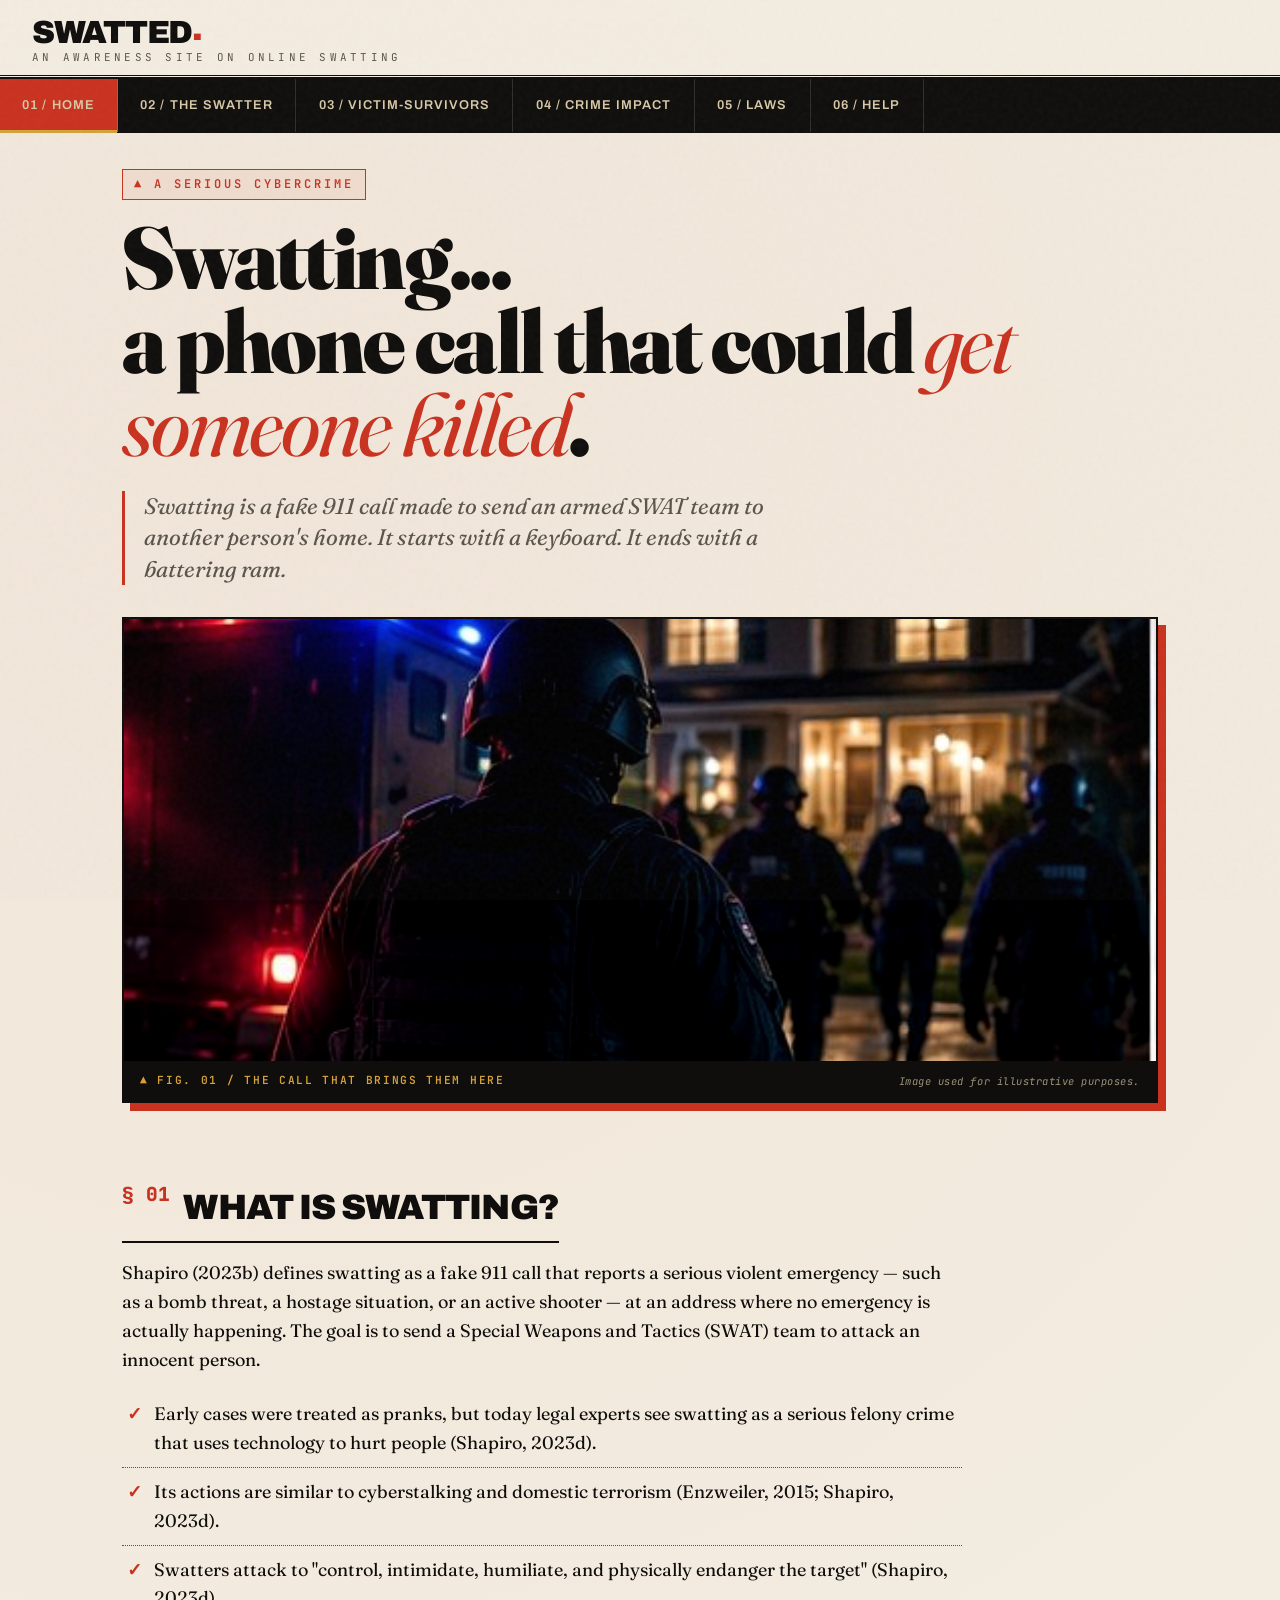
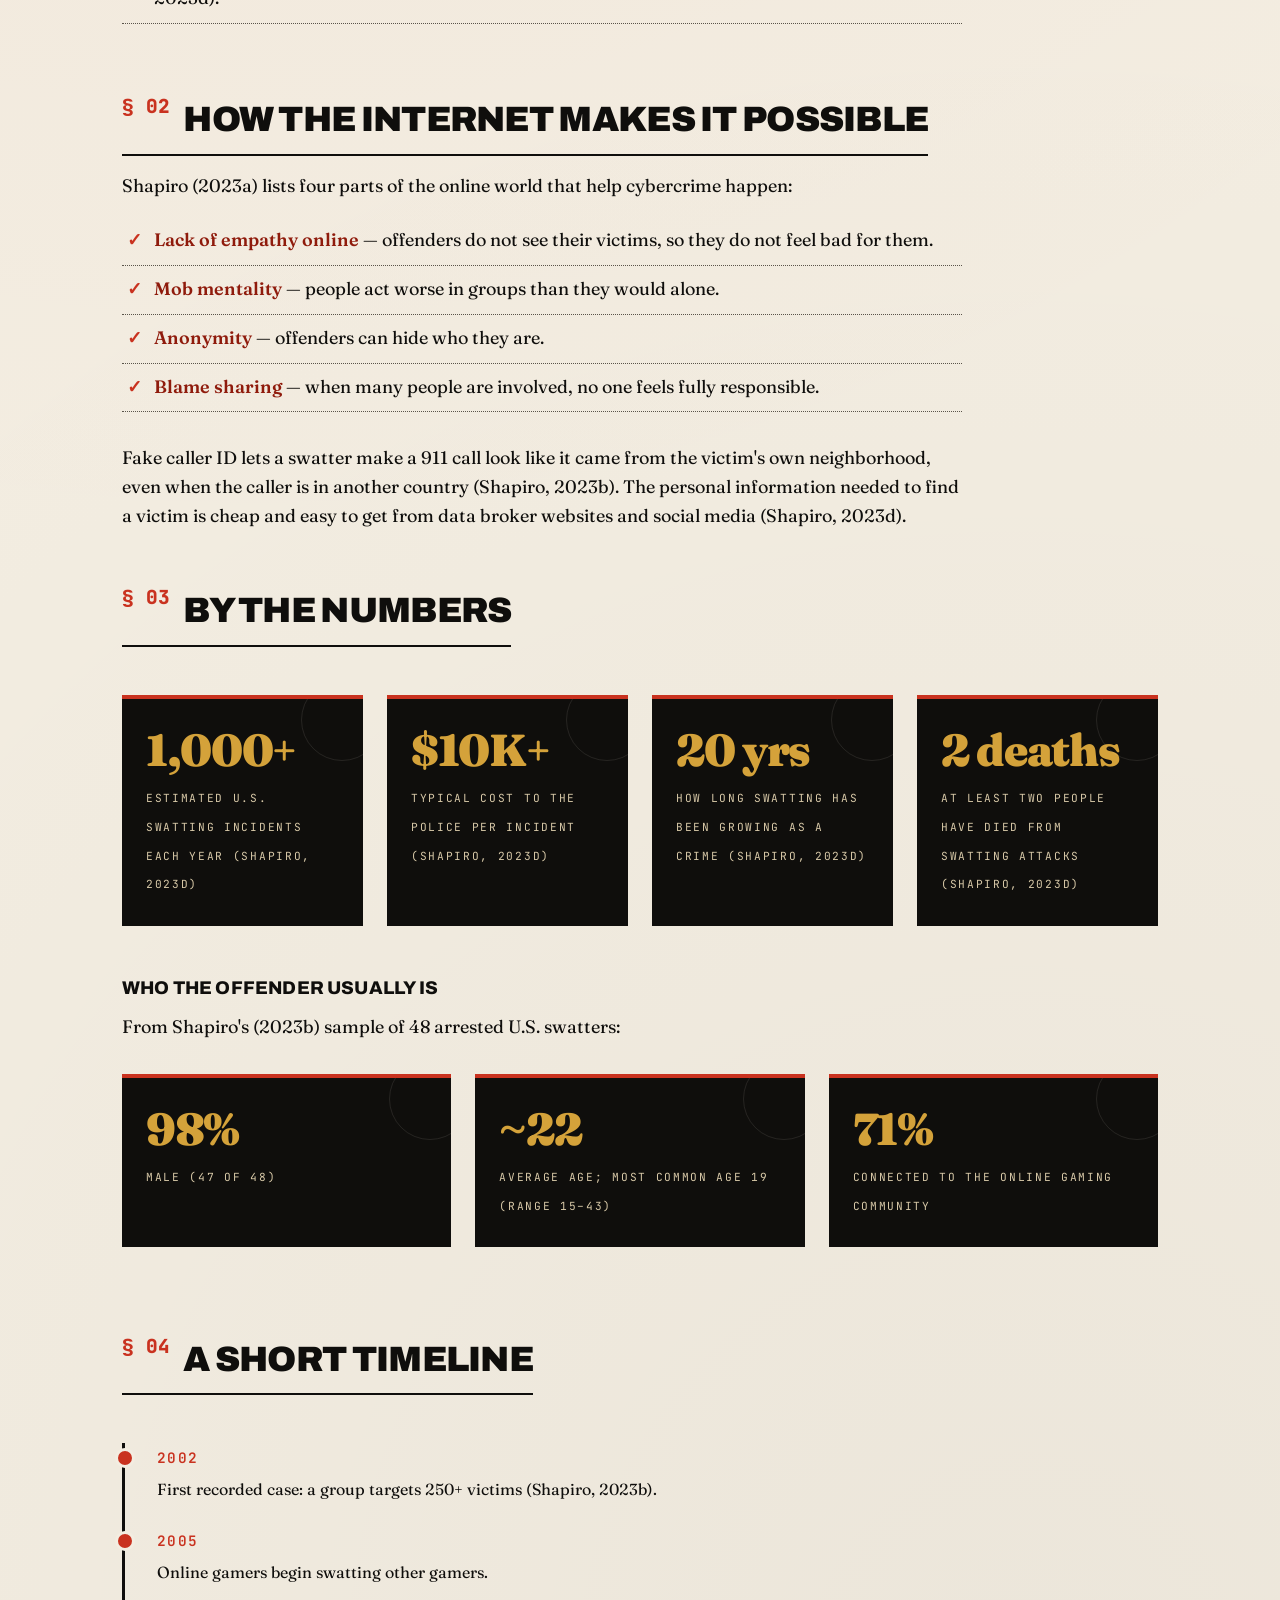
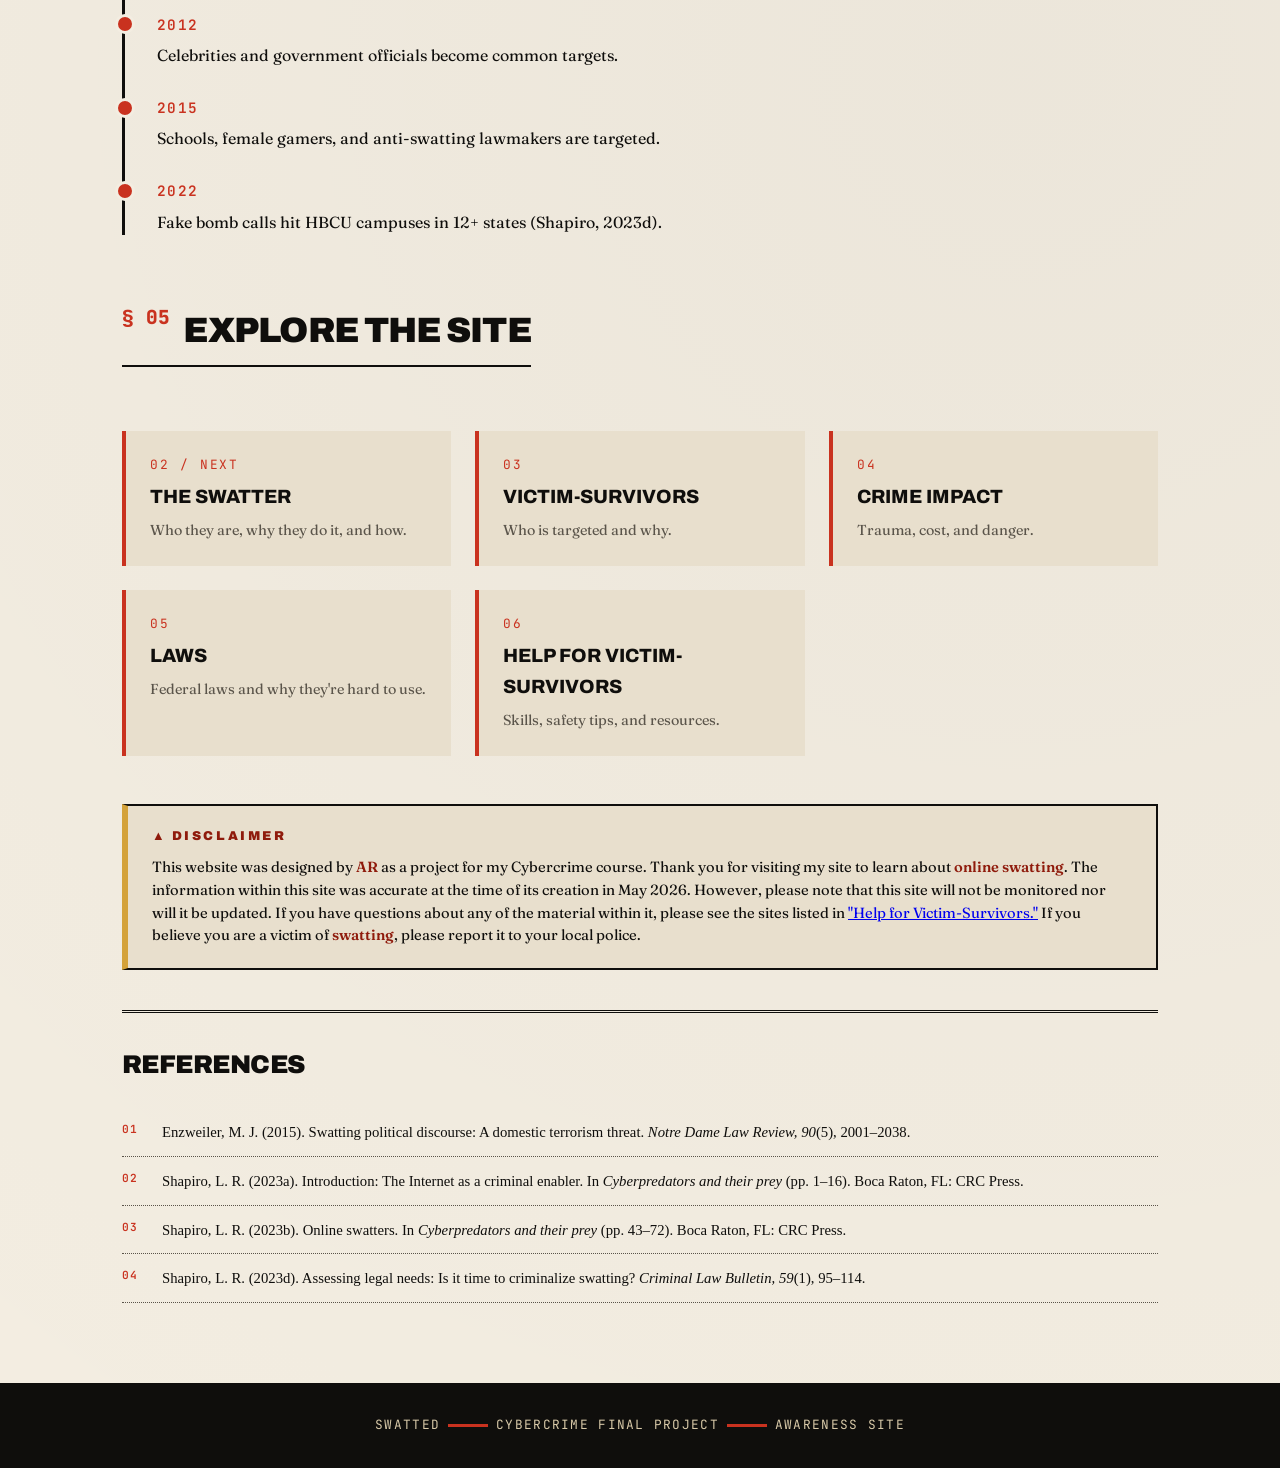
<file: index.html>
<!DOCTYPE html>
<html lang="en">
<head>
<meta charset="UTF-8">
<meta name="viewport" content="width=device-width, initial-scale=1.0">
<title>SWATTED — An Awareness Site on Online Swatting</title>
<link rel="stylesheet" href="styles.css">
</head>
<body>

<header class="masthead">
  <div class="masthead-inner">
    <a href="index.html" class="logo">
      SWATTED<span class="dot">.</span>
      <span class="sub">An awareness site on online swatting</span>
    </a>
  </div>
</header>

<nav class="nav">
  <div class="nav-inner">
    <a href="index.html" class="active">01 / Home</a>
    <a href="swatter.html">02 / The Swatter</a>
    <a href="victims.html">03 / Victim-Survivors</a>
    <a href="impact.html">04 / Crime Impact</a>
    <a href="laws.html">05 / Laws</a>
    <a href="help.html">06 / Help</a>
  </div>
</nav>

<main>

<span class="kicker">▲ A Serious Cybercrime</span>
<h1>Swatting...<br>a phone call that could <em>get someone killed</em>.</h1>
<p class="deck">Swatting is a fake 911 call made to send an armed SWAT team to another person's home. It starts with a keyboard. It ends with a battering ram.</p>

<figure class="hero">
  <img class="hero-art" src="hero-home.png" alt="SWAT officers arriving at a suburban home at night, red and blue lights flashing">
  <figcaption class="hero-caption">
    <span class="tag">▲ FIG. 01 / THE CALL THAT BRINGS THEM HERE</span>
    <span class="note">Image used for illustrative purposes.</span>
  </figcaption>
</figure>

<h2><span class="num">§ 01</span> What Is Swatting?</h2>

<p>Shapiro (2023b) defines swatting as a fake 911 call that reports a serious violent emergency — such as a bomb threat, a hostage situation, or an active shooter — at an address where no emergency is actually happening. The goal is to send a Special Weapons and Tactics (SWAT) team to attack an innocent person.</p>

<ul class="check">
  <li>Early cases were treated as pranks, but today legal experts see swatting as a serious felony crime that uses technology to hurt people (Shapiro, 2023d).</li>
  <li>Its actions are similar to cyberstalking and domestic terrorism (Enzweiler, 2015; Shapiro, 2023d).</li>
  <li>Swatters attack to "control, intimidate, humiliate, and physically endanger the target" (Shapiro, 2023d).</li>
</ul>

<h2><span class="num">§ 02</span> How the Internet Makes It Possible</h2>

<p>Shapiro (2023a) lists four parts of the online world that help cybercrime happen:</p>

<ul class="check">
  <li><strong>Lack of empathy online</strong> — offenders do not see their victims, so they do not feel bad for them.</li>
  <li><strong>Mob mentality</strong> — people act worse in groups than they would alone.</li>
  <li><strong>Anonymity</strong> — offenders can hide who they are.</li>
  <li><strong>Blame sharing</strong> — when many people are involved, no one feels fully responsible.</li>
</ul>

<p>Fake caller ID lets a swatter make a 911 call look like it came from the victim's own neighborhood, even when the caller is in another country (Shapiro, 2023b). The personal information needed to find a victim is cheap and easy to get from data broker websites and social media (Shapiro, 2023d).</p>

<h2><span class="num">§ 03</span> By the Numbers</h2>

<div class="stat-grid">
  <div class="stat">
    <span class="num">1,000+</span>
    <span class="label">Estimated U.S. swatting incidents each year (Shapiro, 2023d)</span>
  </div>
  <div class="stat">
    <span class="num">$10K+</span>
    <span class="label">Typical cost to the police per incident (Shapiro, 2023d)</span>
  </div>
  <div class="stat">
    <span class="num">20 yrs</span>
    <span class="label">How long swatting has been growing as a crime (Shapiro, 2023d)</span>
  </div>
  <div class="stat">
    <span class="num">2 deaths</span>
    <span class="label">At least two people have died from swatting attacks (Shapiro, 2023d)</span>
  </div>
</div>

<h3>Who the Offender Usually Is</h3>

<p>From Shapiro's (2023b) sample of 48 arrested U.S. swatters:</p>

<div class="stat-grid">
  <div class="stat">
    <span class="num">98%</span>
    <span class="label">Male (47 of 48)</span>
  </div>
  <div class="stat">
    <span class="num">~22</span>
    <span class="label">Average age; most common age 19 (range 15–43)</span>
  </div>
  <div class="stat">
    <span class="num">71%</span>
    <span class="label">Connected to the online gaming community</span>
  </div>
</div>

<h2><span class="num">§ 04</span> A Short Timeline</h2>

<div class="timeline">
  <div class="timeline-item">
    <span class="year">2002</span>
    <div class="event">First recorded case: a group targets 250+ victims (Shapiro, 2023b).</div>
  </div>
  <div class="timeline-item">
    <span class="year">2005</span>
    <div class="event">Online gamers begin swatting other gamers.</div>
  </div>
  <div class="timeline-item">
    <span class="year">2012</span>
    <div class="event">Celebrities and government officials become common targets.</div>
  </div>
  <div class="timeline-item">
    <span class="year">2015</span>
    <div class="event">Schools, female gamers, and anti-swatting lawmakers are targeted.</div>
  </div>
  <div class="timeline-item">
    <span class="year">2022</span>
    <div class="event">Fake bomb calls hit HBCU campuses in 12+ states (Shapiro, 2023d).</div>
  </div>
</div>

<h2><span class="num">§ 05</span> Explore the Site</h2>

<div class="tab-intro">
  <a href="swatter.html">
    <span class="tab-num">02 / NEXT</span>
    <div class="tab-title">The Swatter</div>
    <div class="tab-desc">Who they are, why they do it, and how.</div>
  </a>
  <a href="victims.html">
    <span class="tab-num">03</span>
    <div class="tab-title">Victim-Survivors</div>
    <div class="tab-desc">Who is targeted and why.</div>
  </a>
  <a href="impact.html">
    <span class="tab-num">04</span>
    <div class="tab-title">Crime Impact</div>
    <div class="tab-desc">Trauma, cost, and danger.</div>
  </a>
  <a href="laws.html">
    <span class="tab-num">05</span>
    <div class="tab-title">Laws</div>
    <div class="tab-desc">Federal laws and why they're hard to use.</div>
  </a>
  <a href="help.html">
    <span class="tab-num">06</span>
    <div class="tab-title">Help for Victim-Survivors</div>
    <div class="tab-desc">Skills, safety tips, and resources.</div>
  </a>
</div>

<aside class="disclaimer">
  <h4>▲ Disclaimer</h4>
  <p>This website was designed by <strong>AR</strong> as a project for my Cybercrime course. Thank you for visiting my site to learn about <strong>online swatting</strong>. The information within this site was accurate at the time of its creation in May 2026. However, please note that this site will not be monitored nor will it be updated. If you have questions about any of the material within it, please see the sites listed in <a href="help.html">"Help for Victim-Survivors."</a> If you believe you are a victim of <strong>swatting</strong>, please report it to your local police.</p>
</aside>

<section class="references">
  <h2>References</h2>
  <ol>
    <li>Enzweiler, M. J. (2015). Swatting political discourse: A domestic terrorism threat. <em>Notre Dame Law Review, 90</em>(5), 2001–2038.</li>
    <li>Shapiro, L. R. (2023a). Introduction: The Internet as a criminal enabler. In <em>Cyberpredators and their prey</em> (pp. 1–16). Boca Raton, FL: CRC Press.</li>
    <li>Shapiro, L. R. (2023b). Online swatters. In <em>Cyberpredators and their prey</em> (pp. 43–72). Boca Raton, FL: CRC Press.</li>
    <li>Shapiro, L. R. (2023d). Assessing legal needs: Is it time to criminalize swatting? <em>Criminal Law Bulletin, 59</em>(1), 95–114.</li>
  </ol>
</section>
</main>

<footer>
  SWATTED<span class="bar"></span>CYBERCRIME FINAL PROJECT<span class="bar"></span>AWARENESS SITE
</footer>

</body>
</html>
</file>
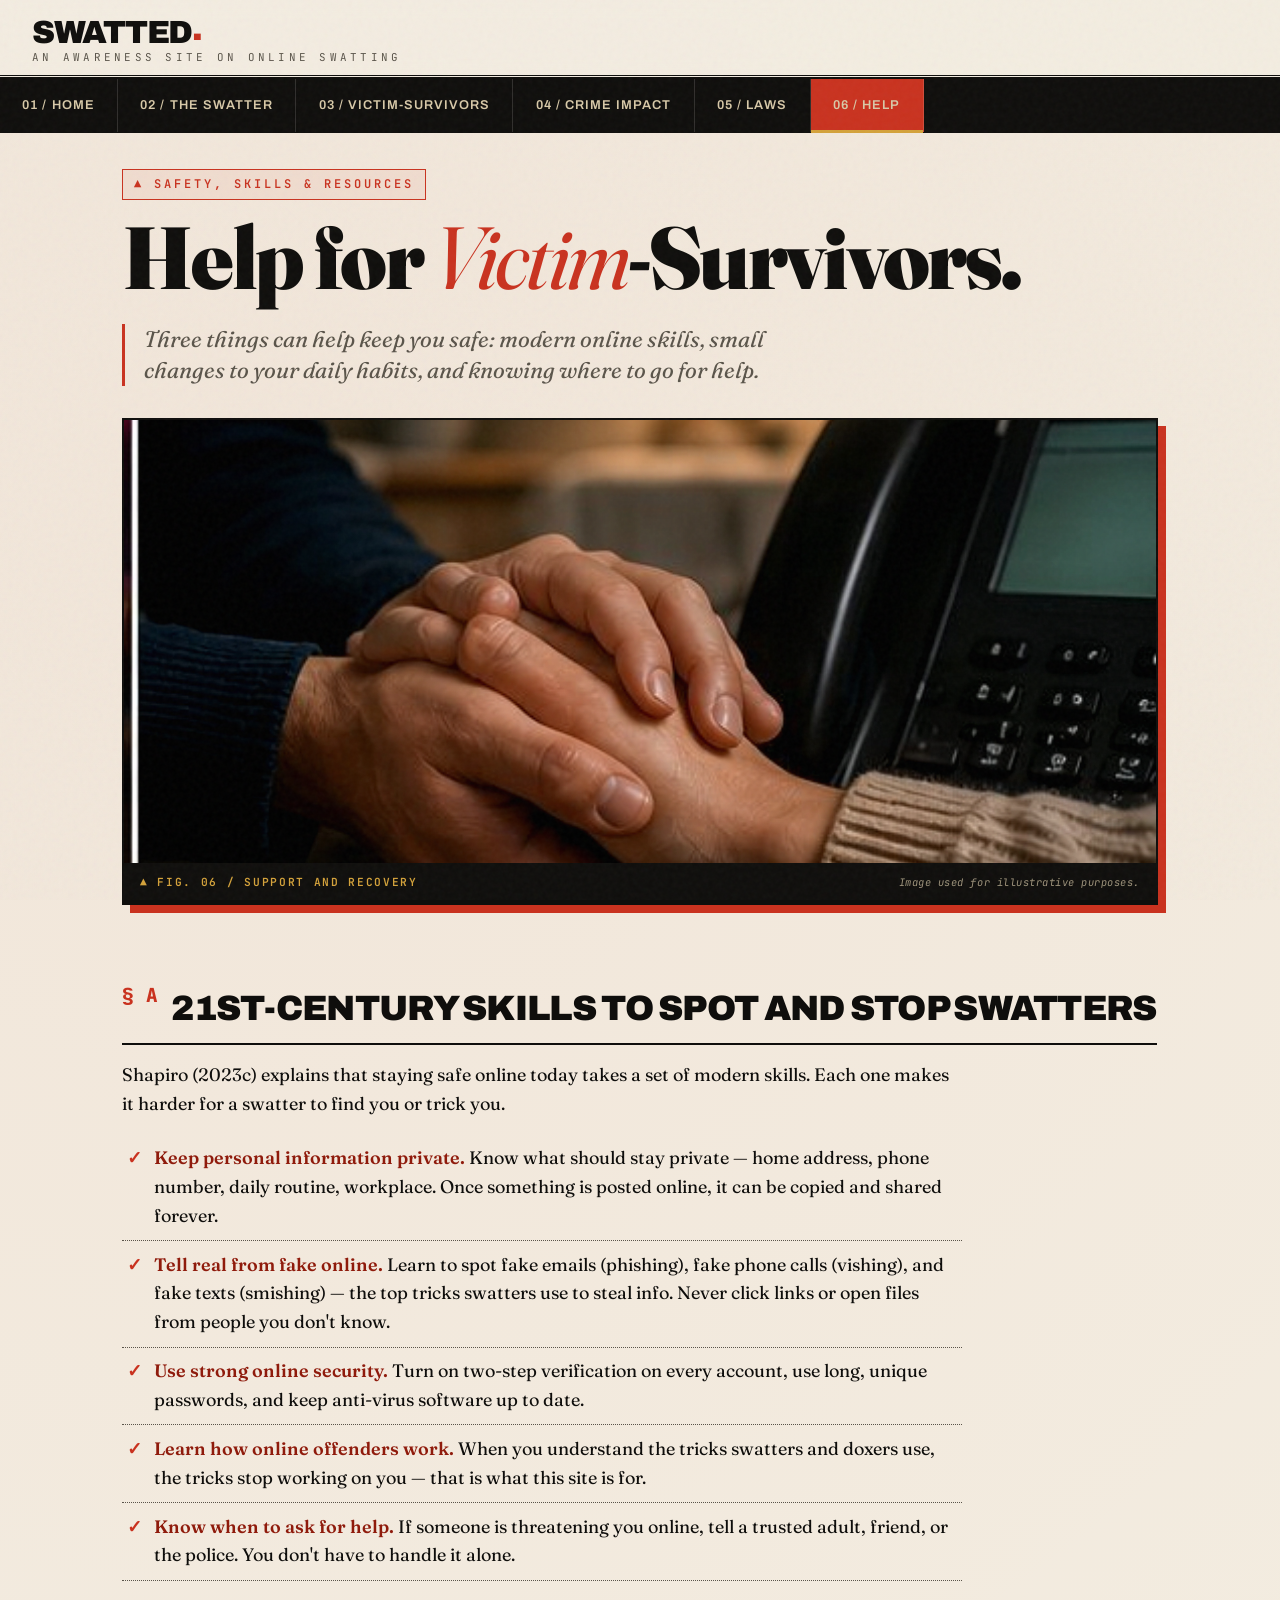
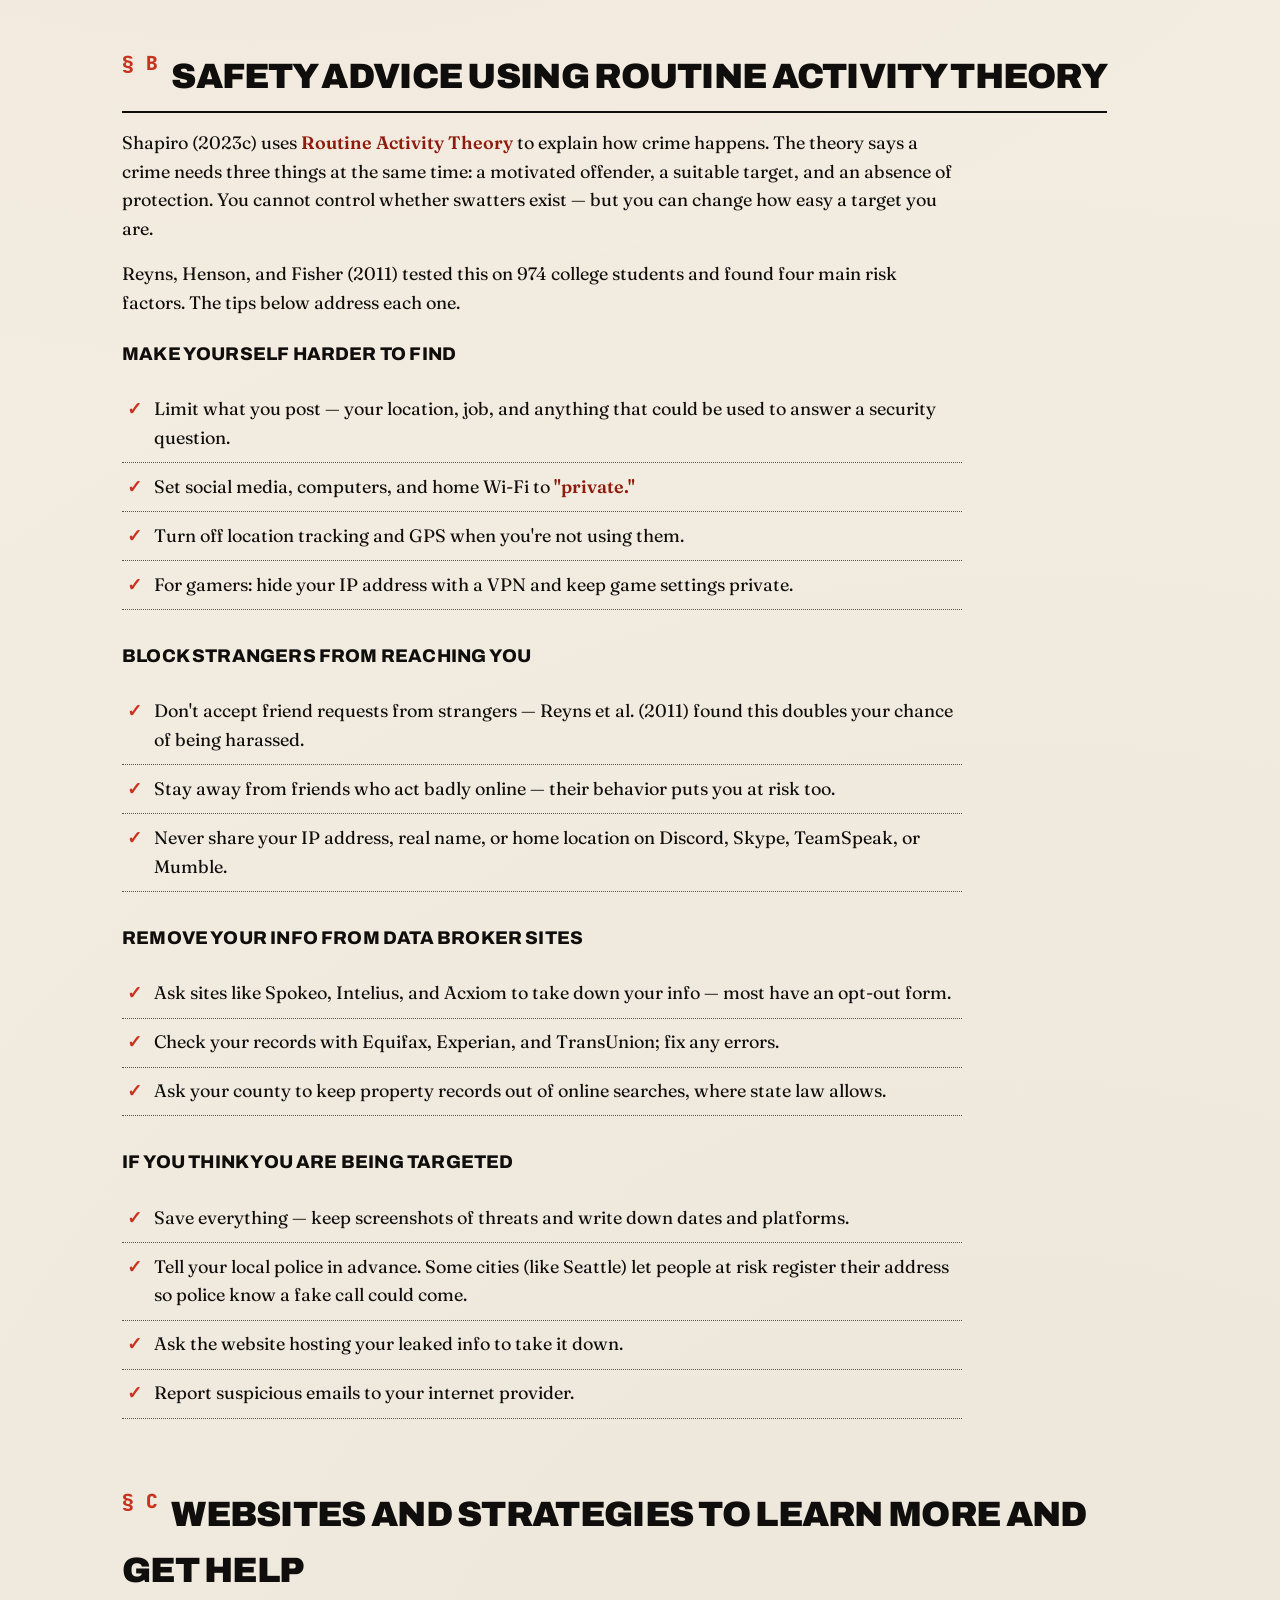
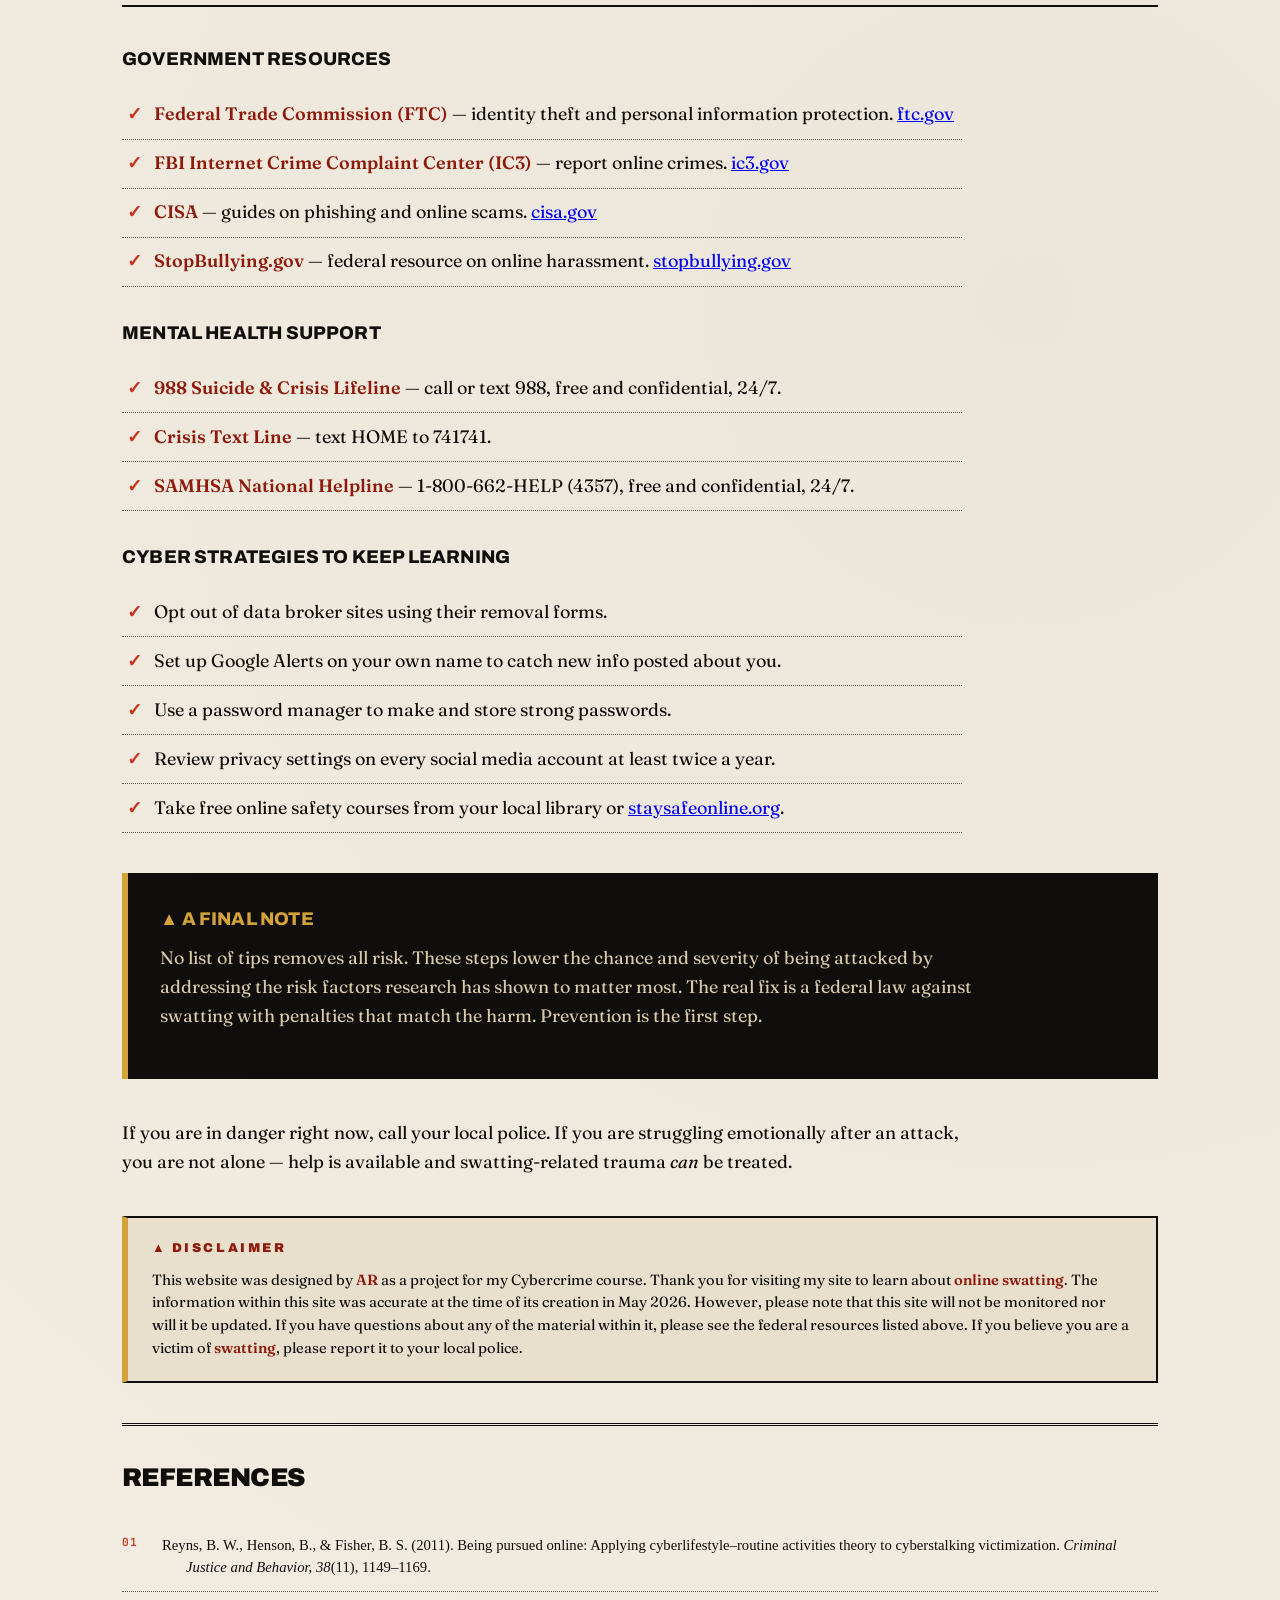
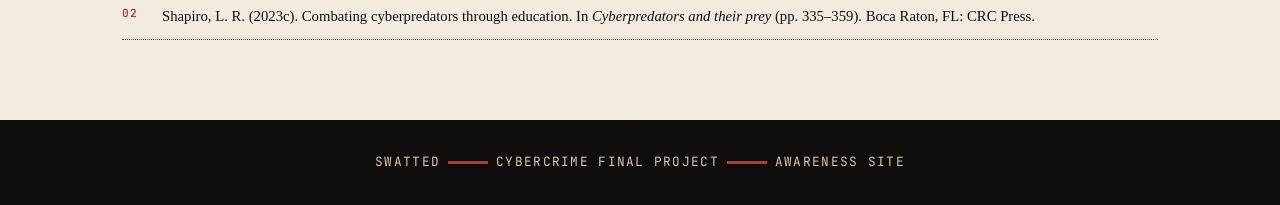
<file: help.html>
<!DOCTYPE html>
<html lang="en">
<head>
<meta charset="UTF-8">
<meta name="viewport" content="width=device-width, initial-scale=1.0">
<title>Help for Victim-Survivors — SWATTED</title>
<link rel="stylesheet" href="styles.css">
</head>
<body>

<header class="masthead">
  <div class="masthead-inner">
    <a href="index.html" class="logo">
      SWATTED<span class="dot">.</span>
      <span class="sub">An awareness site on online swatting</span>
    </a>
  </div>
</header>

<nav class="nav">
  <div class="nav-inner">
    <a href="index.html">01 / Home</a>
    <a href="swatter.html">02 / The Swatter</a>
    <a href="victims.html">03 / Victim-Survivors</a>
    <a href="impact.html">04 / Crime Impact</a>
    <a href="laws.html">05 / Laws</a>
    <a href="help.html" class="active">06 / Help</a>
  </div>
</nav>

<main>

<span class="kicker">▲ Safety, Skills &amp; Resources</span>
<h1>Help for <em>Victim</em>-Survivors.</h1>
<p class="deck">Three things can help keep you safe: modern online skills, small changes to your daily habits, and knowing where to go for help.</p>

<figure class="hero">
  <img class="hero-art" src="hero-help.png" alt="Two people holding hands across a table next to a desk phone, in a warmly lit home setting">
  <figcaption class="hero-caption">
    <span class="tag">▲ FIG. 06 / SUPPORT AND RECOVERY</span>
    <span class="note">Image used for illustrative purposes.</span>
  </figcaption>
</figure>

<h2><span class="num">§ A</span> 21st-Century Skills to Spot and Stop Swatters</h2>

<p>Shapiro (2023c) explains that staying safe online today takes a set of modern skills. Each one makes it harder for a swatter to find you or trick you.</p>

<ul class="check">
  <li><strong>Keep personal information private.</strong> Know what should stay private — home address, phone number, daily routine, workplace. Once something is posted online, it can be copied and shared forever.</li>
  <li><strong>Tell real from fake online.</strong> Learn to spot fake emails (phishing), fake phone calls (vishing), and fake texts (smishing) — the top tricks swatters use to steal info. Never click links or open files from people you don't know.</li>
  <li><strong>Use strong online security.</strong> Turn on two-step verification on every account, use long, unique passwords, and keep anti-virus software up to date.</li>
  <li><strong>Learn how online offenders work.</strong> When you understand the tricks swatters and doxers use, the tricks stop working on you — that is what this site is for.</li>
  <li><strong>Know when to ask for help.</strong> If someone is threatening you online, tell a trusted adult, friend, or the police. You don't have to handle it alone.</li>
</ul>

<h2><span class="num">§ B</span> Safety Advice Using Routine Activity Theory</h2>

<p>Shapiro (2023c) uses <strong>Routine Activity Theory</strong> to explain how crime happens. The theory says a crime needs three things at the same time: a motivated offender, a suitable target, and an absence of protection. You cannot control whether swatters exist — but you can change how easy a target you are.</p>

<p>Reyns, Henson, and Fisher (2011) tested this on 974 college students and found four main risk factors. The tips below address each one.</p>

<h3>Make Yourself Harder to Find</h3>
<ul class="check">
  <li>Limit what you post — your location, job, and anything that could be used to answer a security question.</li>
  <li>Set social media, computers, and home Wi-Fi to <strong>"private."</strong></li>
  <li>Turn off location tracking and GPS when you're not using them.</li>
  <li>For gamers: hide your IP address with a VPN and keep game settings private.</li>
</ul>

<h3>Block Strangers from Reaching You</h3>
<ul class="check">
  <li>Don't accept friend requests from strangers — Reyns et al. (2011) found this doubles your chance of being harassed.</li>
  <li>Stay away from friends who act badly online — their behavior puts you at risk too.</li>
  <li>Never share your IP address, real name, or home location on Discord, Skype, TeamSpeak, or Mumble.</li>
</ul>

<h3>Remove Your Info From Data Broker Sites</h3>
<ul class="check">
  <li>Ask sites like Spokeo, Intelius, and Acxiom to take down your info — most have an opt-out form.</li>
  <li>Check your records with Equifax, Experian, and TransUnion; fix any errors.</li>
  <li>Ask your county to keep property records out of online searches, where state law allows.</li>
</ul>

<h3>If You Think You Are Being Targeted</h3>
<ul class="check">
  <li>Save everything — keep screenshots of threats and write down dates and platforms.</li>
  <li>Tell your local police in advance. Some cities (like Seattle) let people at risk register their address so police know a fake call could come.</li>
  <li>Ask the website hosting your leaked info to take it down.</li>
  <li>Report suspicious emails to your internet provider.</li>
</ul>

<h2><span class="num">§ C</span> Websites and Strategies to Learn More and Get Help</h2>

<h3>Government Resources</h3>
<ul class="check">
  <li><strong>Federal Trade Commission (FTC)</strong> — identity theft and personal information protection. <a href="https://www.ftc.gov/" target="_blank" rel="noopener">ftc.gov</a></li>
  <li><strong>FBI Internet Crime Complaint Center (IC3)</strong> — report online crimes. <a href="https://www.ic3.gov/" target="_blank" rel="noopener">ic3.gov</a></li>
  <li><strong>CISA</strong> — guides on phishing and online scams. <a href="https://www.cisa.gov/" target="_blank" rel="noopener">cisa.gov</a></li>
  <li><strong>StopBullying.gov</strong> — federal resource on online harassment. <a href="https://www.stopbullying.gov/" target="_blank" rel="noopener">stopbullying.gov</a></li>
</ul>

<h3>Mental Health Support</h3>
<ul class="check">
  <li><strong>988 Suicide &amp; Crisis Lifeline</strong> — call or text 988, free and confidential, 24/7.</li>
  <li><strong>Crisis Text Line</strong> — text HOME to 741741.</li>
  <li><strong>SAMHSA National Helpline</strong> — 1-800-662-HELP (4357), free and confidential, 24/7.</li>
</ul>

<h3>Cyber Strategies to Keep Learning</h3>
<ul class="check">
  <li>Opt out of data broker sites using their removal forms.</li>
  <li>Set up Google Alerts on your own name to catch new info posted about you.</li>
  <li>Use a password manager to make and store strong passwords.</li>
  <li>Review privacy settings on every social media account at least twice a year.</li>
  <li>Take free online safety courses from your local library or <a href="https://staysafeonline.org/" target="_blank" rel="noopener">staysafeonline.org</a>.</li>
</ul>

<div class="warning">
  <h3>▲ A final note</h3>
  <p>No list of tips removes all risk. These steps lower the chance and severity of being attacked by addressing the risk factors research has shown to matter most. The real fix is a federal law against swatting with penalties that match the harm. Prevention is the first step.</p>
</div>

<p>If you are in danger right now, call your local police. If you are struggling emotionally after an attack, you are not alone — help is available and swatting-related trauma <em>can</em> be treated.</p>

<aside class="disclaimer">
  <h4>▲ Disclaimer</h4>
  <p>This website was designed by <strong>AR</strong> as a project for my Cybercrime course. Thank you for visiting my site to learn about <strong>online swatting</strong>. The information within this site was accurate at the time of its creation in May 2026. However, please note that this site will not be monitored nor will it be updated. If you have questions about any of the material within it, please see the federal resources listed above. If you believe you are a victim of <strong>swatting</strong>, please report it to your local police.</p>
</aside>

<section class="references">
  <h2>References</h2>
  <ol>
    <li>Reyns, B. W., Henson, B., &amp; Fisher, B. S. (2011). Being pursued online: Applying cyberlifestyle–routine activities theory to cyberstalking victimization. <em>Criminal Justice and Behavior, 38</em>(11), 1149–1169.</li>
    <li>Shapiro, L. R. (2023c). Combating cyberpredators through education. In <em>Cyberpredators and their prey</em> (pp. 335–359). Boca Raton, FL: CRC Press.</li>
  </ol>
</section>

</main>

<footer>
  SWATTED<span class="bar"></span>CYBERCRIME FINAL PROJECT<span class="bar"></span>AWARENESS SITE
</footer>

</body>
</html>
</file>
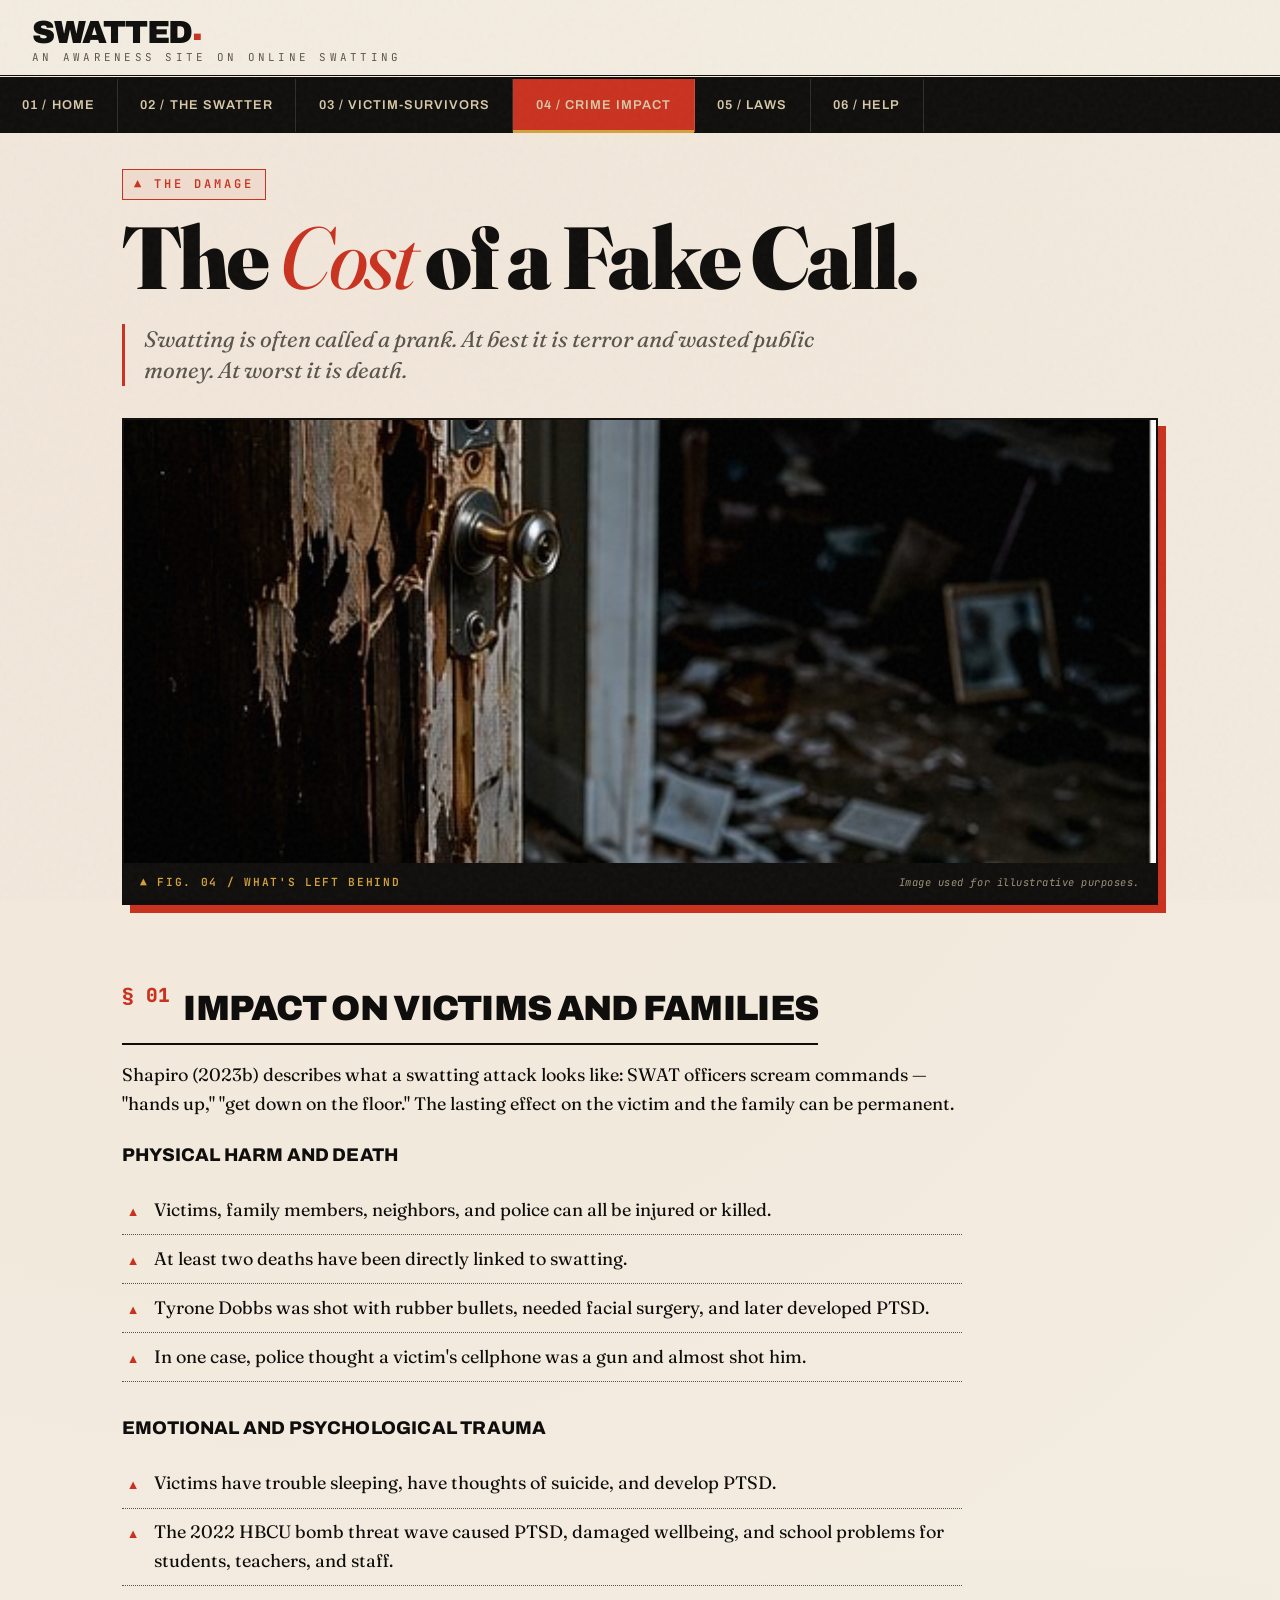
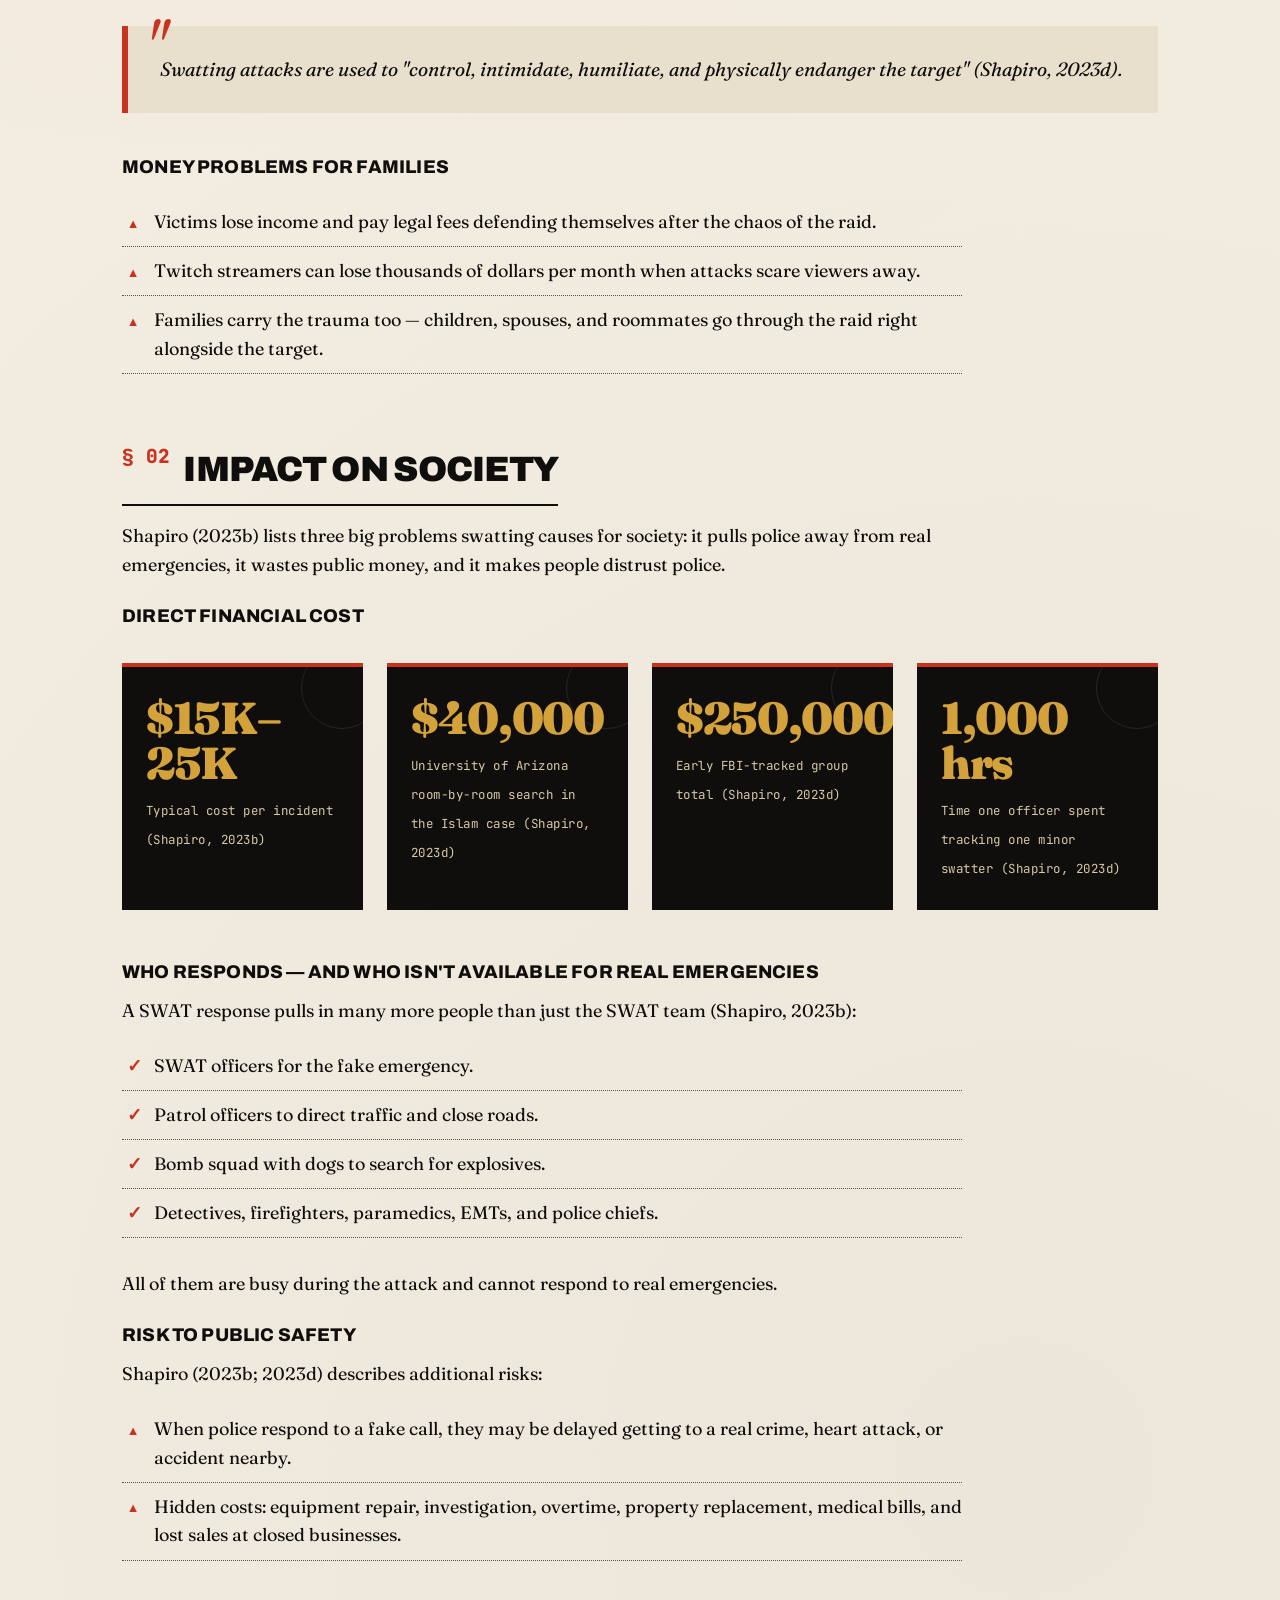
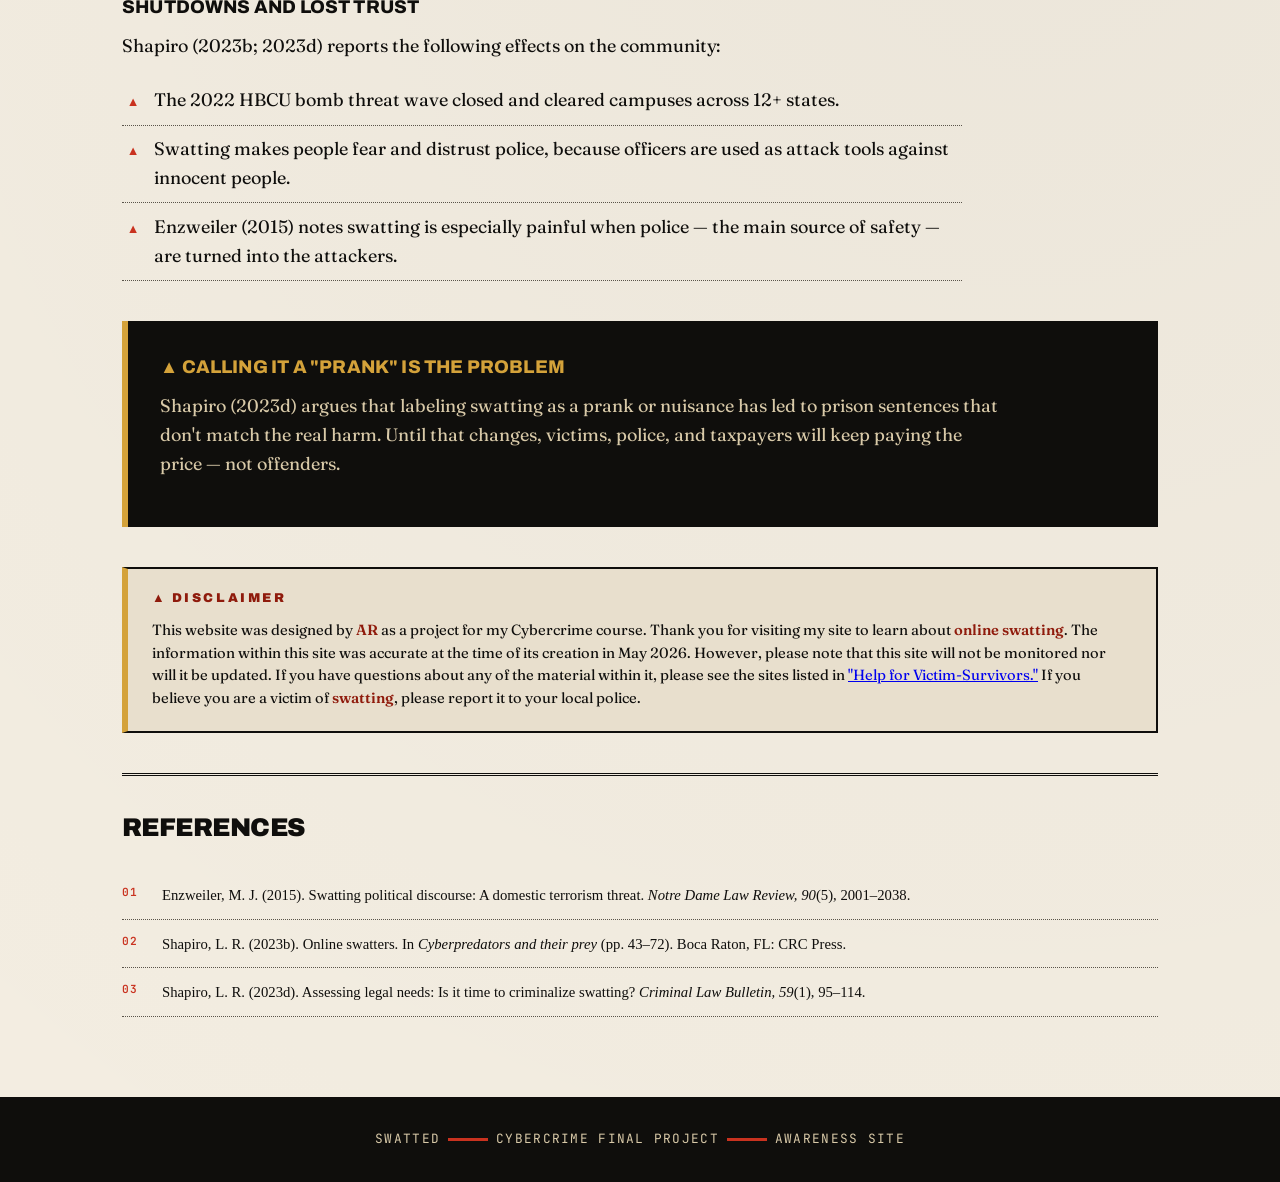
<file: impact.html>
<!DOCTYPE html>
<html lang="en">
<head>
<meta charset="UTF-8">
<meta name="viewport" content="width=device-width, initial-scale=1.0">
<title>Crime Impact — SWATTED</title>
<link rel="stylesheet" href="styles.css">
</head>
<body>

<header class="masthead">
  <div class="masthead-inner">
    <a href="index.html" class="logo">
      SWATTED<span class="dot">.</span>
      <span class="sub">An awareness site on online swatting</span>
    </a>
  </div>
</header>

<nav class="nav">
  <div class="nav-inner">
    <a href="index.html">01 / Home</a>
    <a href="swatter.html">02 / The Swatter</a>
    <a href="victims.html">03 / Victim-Survivors</a>
    <a href="impact.html" class="active">04 / Crime Impact</a>
    <a href="laws.html">05 / Laws</a>
    <a href="help.html">06 / Help</a>
  </div>
</nav>

<main>

<span class="kicker">▲ The Damage</span>
<h1>The <em>Cost</em> of a Fake Call.</h1>
<p class="deck">Swatting is often called a prank. At best it is terror and wasted public money. At worst it is death.</p>

<figure class="hero">
  <img class="hero-art" src="hero-impact.png" alt="A splintered, damaged door of a home, with debris scattered across the floor inside">
  <figcaption class="hero-caption">
    <span class="tag">▲ FIG. 04 / WHAT'S LEFT BEHIND</span>
    <span class="note">Image used for illustrative purposes.</span>
  </figcaption>
</figure>

<h2><span class="num">§ 01</span> Impact on Victims and Families</h2>

<p>Shapiro (2023b) describes what a swatting attack looks like: SWAT officers scream commands — "hands up," "get down on the floor." The lasting effect on the victim and the family can be permanent.</p>

<h3>Physical Harm and Death</h3>
<ul class="alert">
  <li>Victims, family members, neighbors, and police can all be injured or killed.</li>
  <li>At least two deaths have been directly linked to swatting.</li>
  <li>Tyrone Dobbs was shot with rubber bullets, needed facial surgery, and later developed PTSD.</li>
  <li>In one case, police thought a victim's cellphone was a gun and almost shot him.</li>
</ul>

<h3>Emotional and Psychological Trauma</h3>
<ul class="alert">
  <li>Victims have trouble sleeping, have thoughts of suicide, and develop PTSD.</li>
  <li>The 2022 HBCU bomb threat wave caused PTSD, damaged wellbeing, and school problems for students, teachers, and staff.</li>
</ul>

<div class="pull">
  Swatting attacks are used to "control, intimidate, humiliate, and physically endanger the target" (Shapiro, 2023d).
</div>

<h3>Money Problems for Families</h3>
<ul class="alert">
  <li>Victims lose income and pay legal fees defending themselves after the chaos of the raid.</li>
  <li>Twitch streamers can lose thousands of dollars per month when attacks scare viewers away.</li>
  <li>Families carry the trauma too — children, spouses, and roommates go through the raid right alongside the target.</li>
</ul>

<h2><span class="num">§ 02</span> Impact on Society</h2>

<p>Shapiro (2023b) lists three big problems swatting causes for society: it pulls police away from real emergencies, it wastes public money, and it makes people distrust police.</p>

<h3>Direct Financial Cost</h3>

<div class="stat-grid natural-case">
  <div class="stat">
    <span class="num">$15K–25K</span>
    <span class="label">Typical cost per incident (Shapiro, 2023b)</span>
  </div>
  <div class="stat">
    <span class="num">$40,000</span>
    <span class="label">University of Arizona room-by-room search in the Islam case (Shapiro, 2023d)</span>
  </div>
  <div class="stat">
    <span class="num">$250,000</span>
    <span class="label">Early FBI-tracked group total (Shapiro, 2023d)</span>
  </div>
  <div class="stat">
    <span class="num">1,000 hrs</span>
    <span class="label">Time one officer spent tracking one minor swatter (Shapiro, 2023d)</span>
  </div>
</div>

<h3>Who Responds — and Who Isn't Available for Real Emergencies</h3>
<p>A SWAT response pulls in many more people than just the SWAT team (Shapiro, 2023b):</p>
<ul class="check">
  <li>SWAT officers for the fake emergency.</li>
  <li>Patrol officers to direct traffic and close roads.</li>
  <li>Bomb squad with dogs to search for explosives.</li>
  <li>Detectives, firefighters, paramedics, EMTs, and police chiefs.</li>
</ul>
<p>All of them are busy during the attack and cannot respond to real emergencies.</p>

<h3>Risk to Public Safety</h3>
<p>Shapiro (2023b; 2023d) describes additional risks:</p>
<ul class="alert">
  <li>When police respond to a fake call, they may be delayed getting to a real crime, heart attack, or accident nearby.</li>
  <li>Hidden costs: equipment repair, investigation, overtime, property replacement, medical bills, and lost sales at closed businesses.</li>
</ul>

<h3>Shutdowns and Lost Trust</h3>
<p>Shapiro (2023b; 2023d) reports the following effects on the community:</p>
<ul class="alert">
  <li>The 2022 HBCU bomb threat wave closed and cleared campuses across 12+ states.</li>
  <li>Swatting makes people fear and distrust police, because officers are used as attack tools against innocent people.</li>
  <li>Enzweiler (2015) notes swatting is especially painful when police — the main source of safety — are turned into the attackers.</li>
</ul>

<div class="warning">
  <h3>▲ Calling it a "prank" is the problem</h3>
  <p>Shapiro (2023d) argues that labeling swatting as a prank or nuisance has led to prison sentences that don't match the real harm. Until that changes, victims, police, and taxpayers will keep paying the price — not offenders.</p>
</div>

<aside class="disclaimer">
  <h4>▲ Disclaimer</h4>
  <p>This website was designed by <strong>AR</strong> as a project for my Cybercrime course. Thank you for visiting my site to learn about <strong>online swatting</strong>. The information within this site was accurate at the time of its creation in May 2026. However, please note that this site will not be monitored nor will it be updated. If you have questions about any of the material within it, please see the sites listed in <a href="help.html">"Help for Victim-Survivors."</a> If you believe you are a victim of <strong>swatting</strong>, please report it to your local police.</p>
</aside>

<section class="references">
  <h2>References</h2>
  <ol>
    <li>Enzweiler, M. J. (2015). Swatting political discourse: A domestic terrorism threat. <em>Notre Dame Law Review, 90</em>(5), 2001–2038.</li>
    <li>Shapiro, L. R. (2023b). Online swatters. In <em>Cyberpredators and their prey</em> (pp. 43–72). Boca Raton, FL: CRC Press.</li>
    <li>Shapiro, L. R. (2023d). Assessing legal needs: Is it time to criminalize swatting? <em>Criminal Law Bulletin, 59</em>(1), 95–114.</li>
  </ol>
</section>
</main>

<footer>
  SWATTED<span class="bar"></span>CYBERCRIME FINAL PROJECT<span class="bar"></span>AWARENESS SITE
</footer>

</body>
</html>
</file>
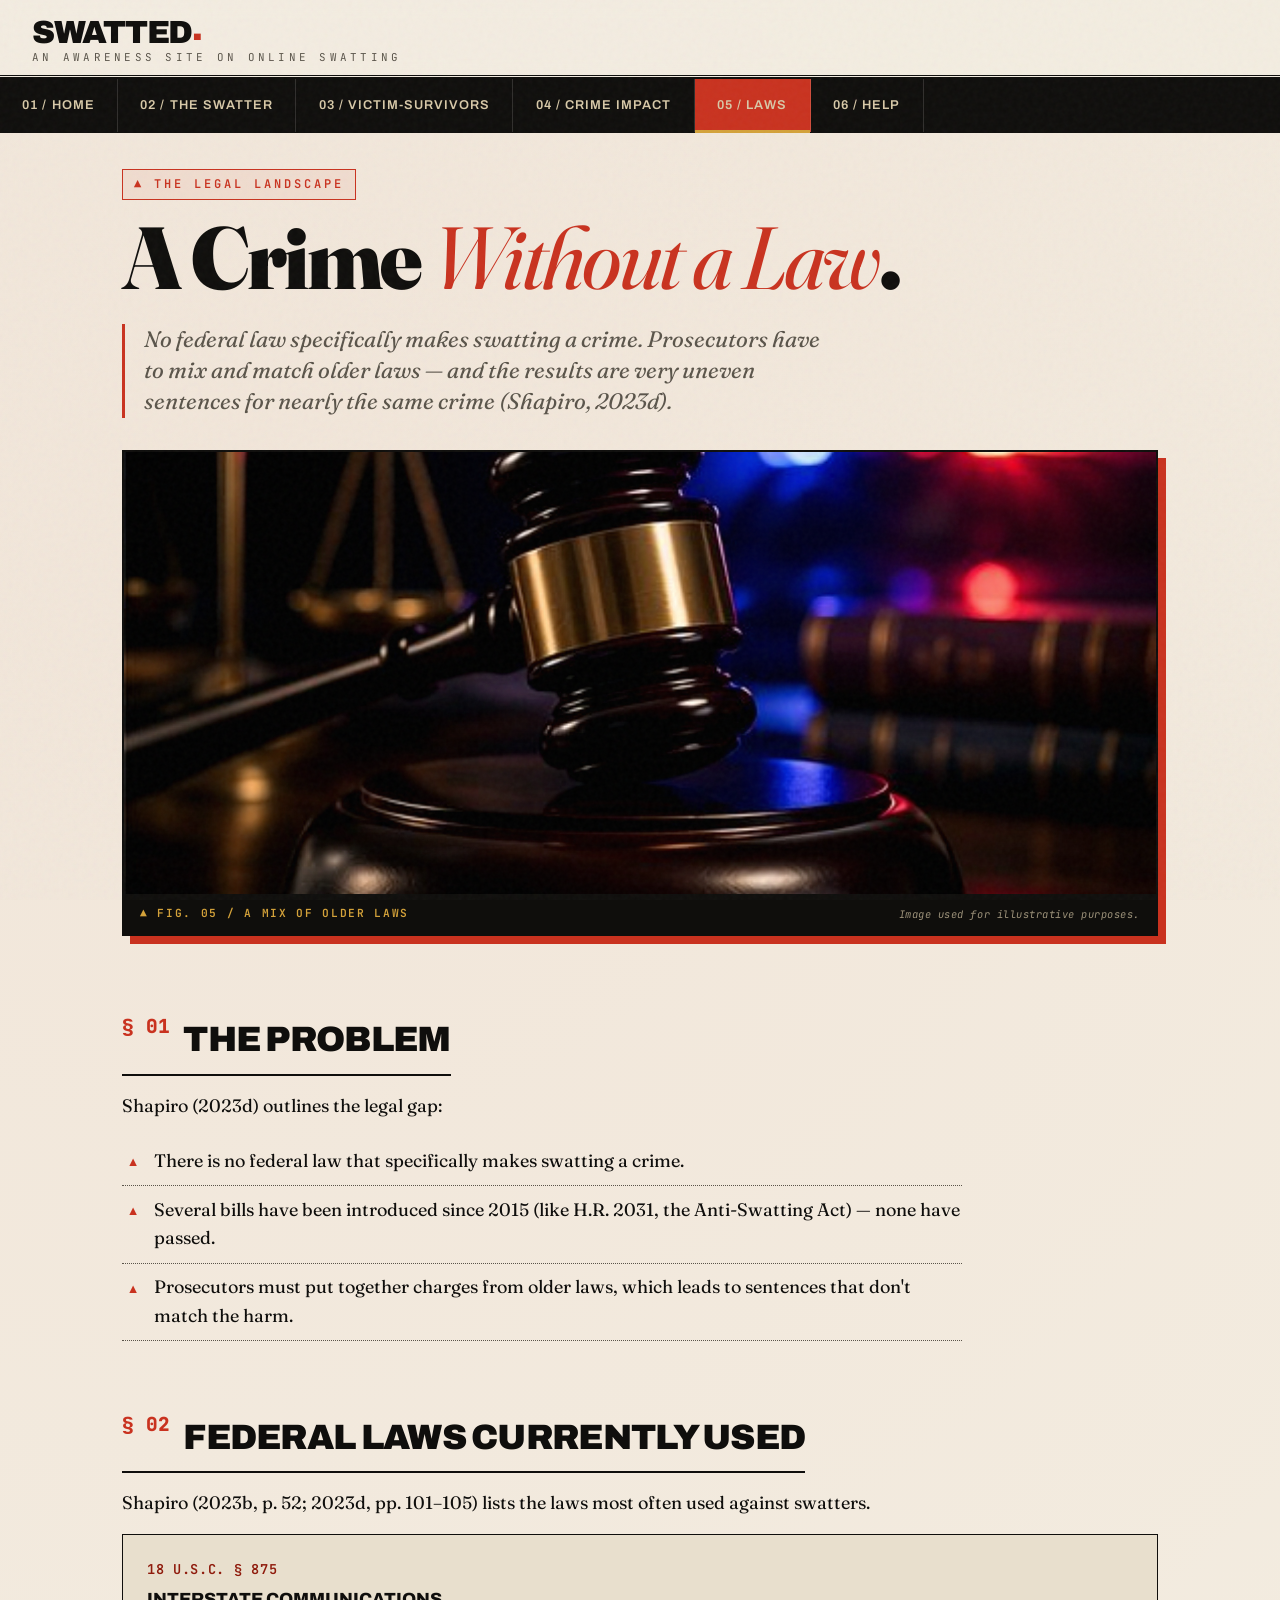
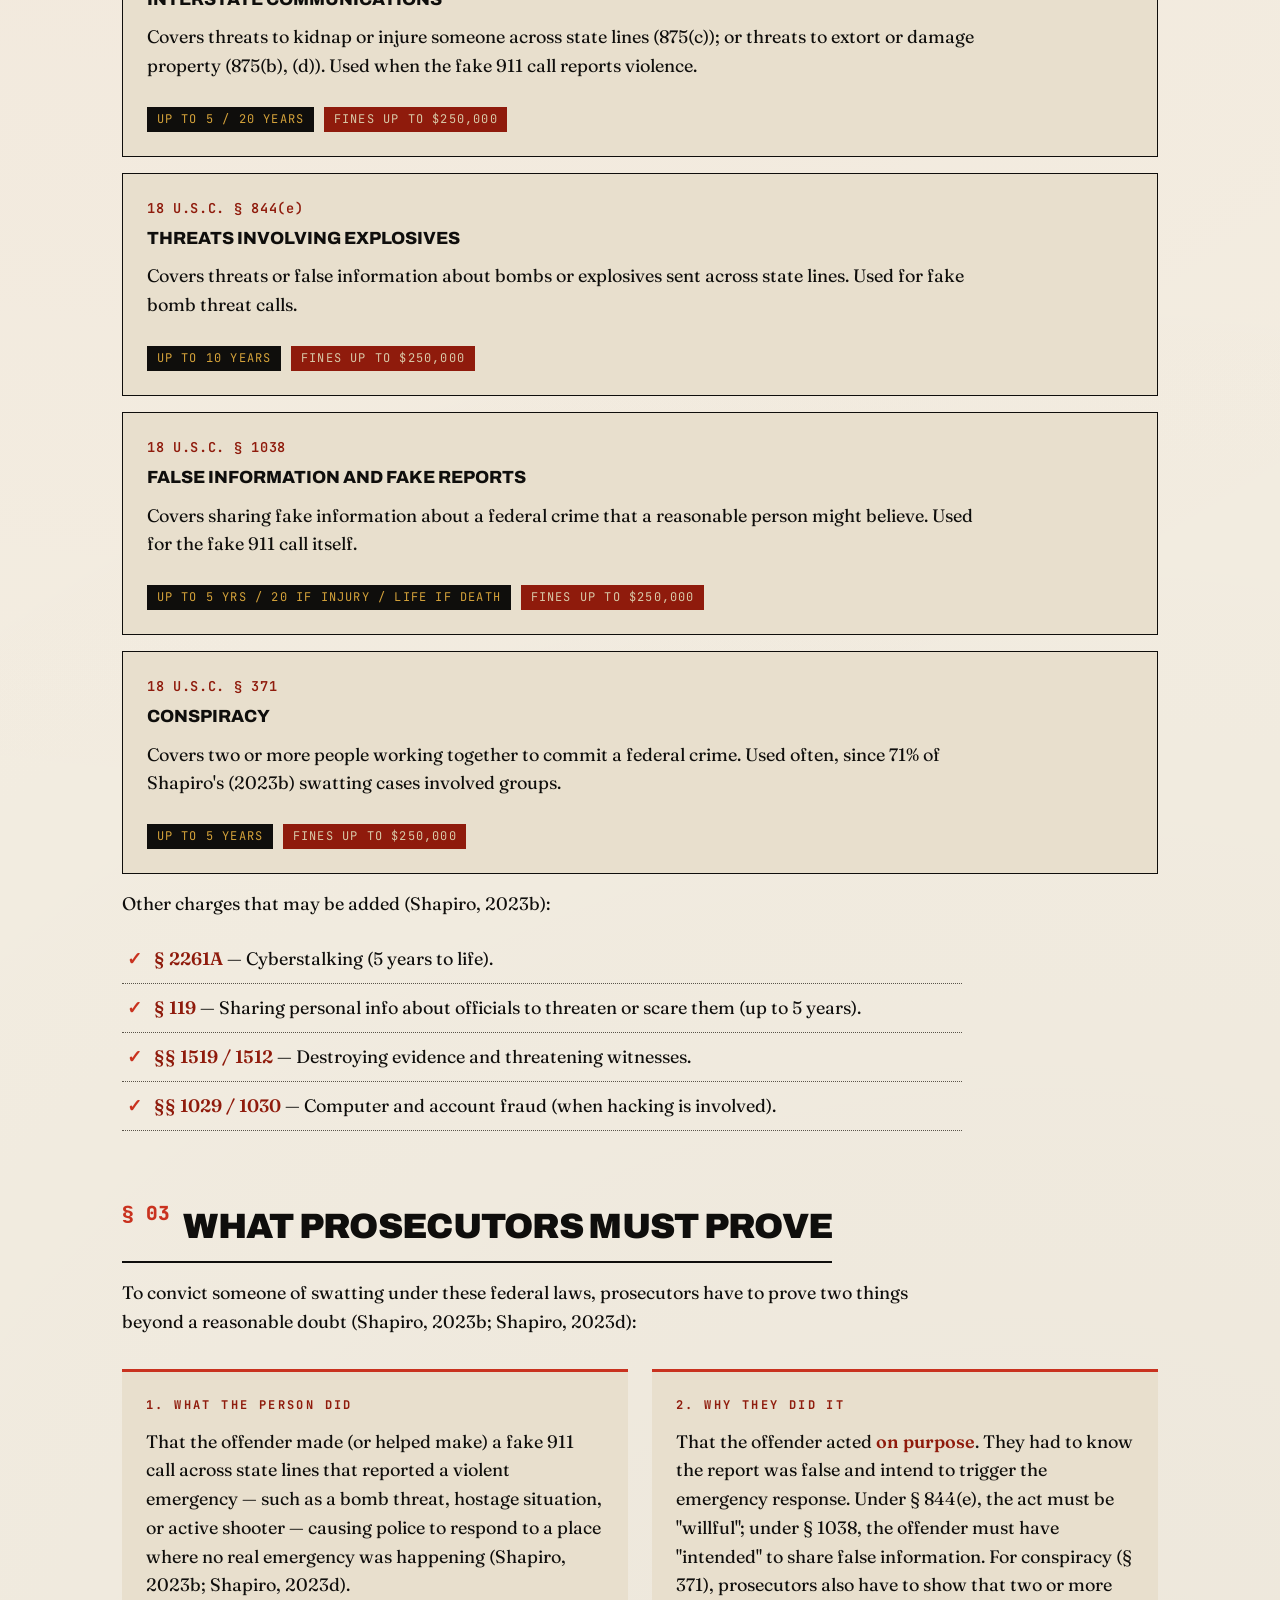
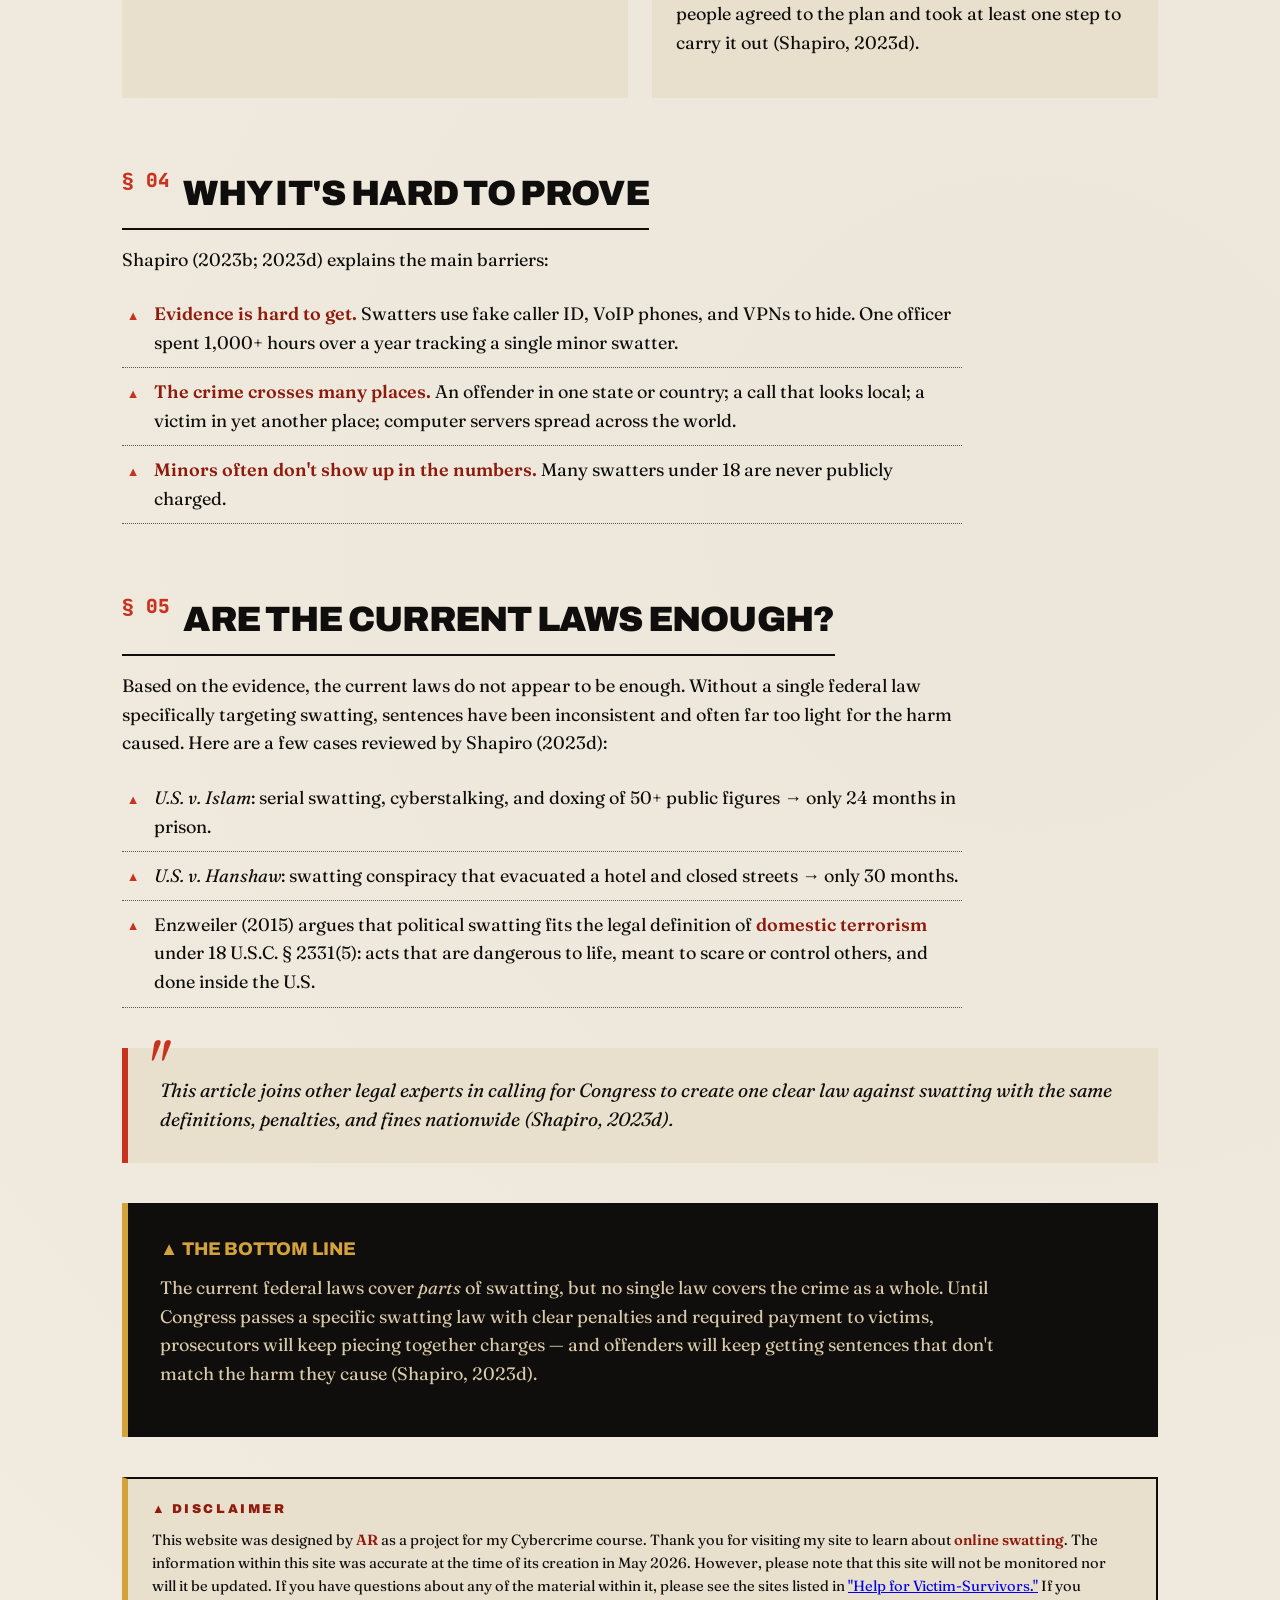
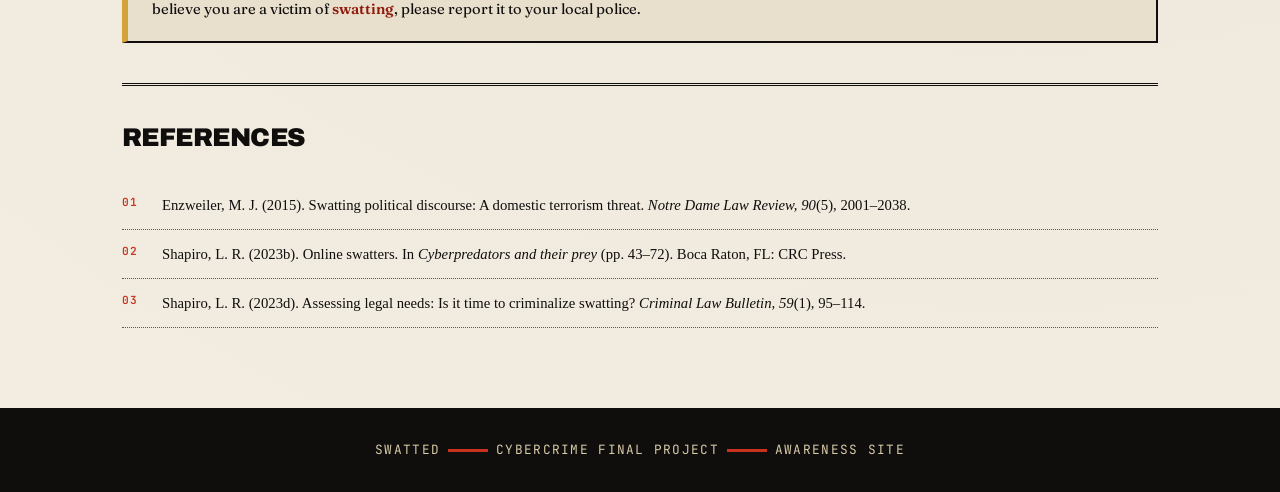
<file: laws.html>
<!DOCTYPE html>
<html lang="en">
<head>
<meta charset="UTF-8">
<meta name="viewport" content="width=device-width, initial-scale=1.0">
<title>Laws — SWATTED</title>
<link rel="stylesheet" href="styles.css">
</head>
<body>

<header class="masthead">
  <div class="masthead-inner">
    <a href="index.html" class="logo">
      SWATTED<span class="dot">.</span>
      <span class="sub">An awareness site on online swatting</span>
    </a>
  </div>
</header>

<nav class="nav">
  <div class="nav-inner">
    <a href="index.html">01 / Home</a>
    <a href="swatter.html">02 / The Swatter</a>
    <a href="victims.html">03 / Victim-Survivors</a>
    <a href="impact.html">04 / Crime Impact</a>
    <a href="laws.html" class="active">05 / Laws</a>
    <a href="help.html">06 / Help</a>
  </div>
</nav>

<main>

<span class="kicker">▲ The Legal Landscape</span>
<h1>A Crime <em>Without a Law</em>.</h1>
<p class="deck">No federal law specifically makes swatting a crime. Prosecutors have to mix and match older laws — and the results are very uneven sentences for nearly the same crime (Shapiro, 2023d).</p>

<figure class="hero">
  <img class="hero-art" src="hero-laws.png" alt="A wooden judge's gavel on its block, with law books and blurred red and blue police lights in the background">
  <figcaption class="hero-caption">
    <span class="tag">▲ FIG. 05 / A MIX OF OLDER LAWS</span>
    <span class="note">Image used for illustrative purposes.</span>
  </figcaption>
</figure>

<h2><span class="num">§ 01</span> The Problem</h2>

<p>Shapiro (2023d) outlines the legal gap:</p>

<ul class="alert">
  <li>There is no federal law that specifically makes swatting a crime.</li>
  <li>Several bills have been introduced since 2015 (like H.R. 2031, the Anti-Swatting Act) — none have passed.</li>
  <li>Prosecutors must put together charges from older laws, which leads to sentences that don't match the harm.</li>
</ul>

<h2><span class="num">§ 02</span> Federal Laws Currently Used</h2>

<p>Shapiro (2023b, p. 52; 2023d, pp. 101–105) lists the laws most often used against swatters.</p>

<div class="law-card">
  <span class="code">18 U.S.C. § 875</span>
  <div class="name">Interstate Communications</div>
  <p>Covers threats to kidnap or injure someone across state lines (875(c)); or threats to extort or damage property (875(b), (d)). Used when the fake 911 call reports violence.</p>
  <span class="penalty">Up to 5 / 20 years</span>
  <span class="fine">Fines up to $250,000</span>
</div>

<div class="law-card">
  <span class="code">18 U.S.C. § 844(e)</span>
  <div class="name">Threats Involving Explosives</div>
  <p>Covers threats or false information about bombs or explosives sent across state lines. Used for fake bomb threat calls.</p>
  <span class="penalty">Up to 10 years</span>
  <span class="fine">Fines up to $250,000</span>
</div>

<div class="law-card">
  <span class="code">18 U.S.C. § 1038</span>
  <div class="name">False Information and Fake Reports</div>
  <p>Covers sharing fake information about a federal crime that a reasonable person might believe. Used for the fake 911 call itself.</p>
  <span class="penalty">Up to 5 yrs / 20 if injury / life if death</span>
  <span class="fine">Fines up to $250,000</span>
</div>

<div class="law-card">
  <span class="code">18 U.S.C. § 371</span>
  <div class="name">Conspiracy</div>
  <p>Covers two or more people working together to commit a federal crime. Used often, since 71% of Shapiro's (2023b) swatting cases involved groups.</p>
  <span class="penalty">Up to 5 years</span>
  <span class="fine">Fines up to $250,000</span>
</div>

<p>Other charges that may be added (Shapiro, 2023b):</p>

<ul class="check">
  <li><strong>§ 2261A</strong> — Cyberstalking (5 years to life).</li>
  <li><strong>§ 119</strong> — Sharing personal info about officials to threaten or scare them (up to 5 years).</li>
  <li><strong>§§ 1519 / 1512</strong> — Destroying evidence and threatening witnesses.</li>
  <li><strong>§§ 1029 / 1030</strong> — Computer and account fraud (when hacking is involved).</li>
</ul>

<h2><span class="num">§ 03</span> What Prosecutors Must Prove</h2>

<p>To convict someone of swatting under these federal laws, prosecutors have to prove two things beyond a reasonable doubt (Shapiro, 2023b; Shapiro, 2023d):</p>

<div class="element-grid">
  <div>
    <h4>1. What the Person Did</h4>
    <p>That the offender made (or helped make) a fake 911 call across state lines that reported a violent emergency — such as a bomb threat, hostage situation, or active shooter — causing police to respond to a place where no real emergency was happening (Shapiro, 2023b; Shapiro, 2023d).</p>
  </div>
  <div>
    <h4>2. Why They Did It</h4>
    <p>That the offender acted <strong>on purpose</strong>. They had to know the report was false and intend to trigger the emergency response. Under § 844(e), the act must be "willful"; under § 1038, the offender must have "intended" to share false information. For conspiracy (§ 371), prosecutors also have to show that two or more people agreed to the plan and took at least one step to carry it out (Shapiro, 2023d).</p>
  </div>
</div>

<h2><span class="num">§ 04</span> Why It's Hard to Prove</h2>

<p>Shapiro (2023b; 2023d) explains the main barriers:</p>

<ul class="alert">
  <li><strong>Evidence is hard to get.</strong> Swatters use fake caller ID, VoIP phones, and VPNs to hide. One officer spent 1,000+ hours over a year tracking a single minor swatter.</li>
  <li><strong>The crime crosses many places.</strong> An offender in one state or country; a call that looks local; a victim in yet another place; computer servers spread across the world.</li>
  <li><strong>Minors often don't show up in the numbers.</strong> Many swatters under 18 are never publicly charged.</li>
</ul>

<h2><span class="num">§ 05</span> Are the Current Laws Enough?</h2>

<p>Based on the evidence, the current laws do not appear to be enough. Without a single federal law specifically targeting swatting, sentences have been inconsistent and often far too light for the harm caused. Here are a few cases reviewed by Shapiro (2023d):</p>

<ul class="alert">
  <li><em>U.S. v. Islam</em>: serial swatting, cyberstalking, and doxing of 50+ public figures → only 24 months in prison.</li>
  <li><em>U.S. v. Hanshaw</em>: swatting conspiracy that evacuated a hotel and closed streets → only 30 months.</li>
  <li>Enzweiler (2015) argues that political swatting fits the legal definition of <strong>domestic terrorism</strong> under 18 U.S.C. § 2331(5): acts that are dangerous to life, meant to scare or control others, and done inside the U.S.</li>
</ul>

<div class="pull">
  This article joins other legal experts in calling for Congress to create one clear law against swatting with the same definitions, penalties, and fines nationwide (Shapiro, 2023d).
</div>

<div class="warning">
  <h3>▲ The bottom line</h3>
  <p>The current federal laws cover <em>parts</em> of swatting, but no single law covers the crime as a whole. Until Congress passes a specific swatting law with clear penalties and required payment to victims, prosecutors will keep piecing together charges — and offenders will keep getting sentences that don't match the harm they cause (Shapiro, 2023d).</p>
</div>

<aside class="disclaimer">
  <h4>▲ Disclaimer</h4>
  <p>This website was designed by <strong>AR</strong> as a project for my Cybercrime course. Thank you for visiting my site to learn about <strong>online swatting</strong>. The information within this site was accurate at the time of its creation in May 2026. However, please note that this site will not be monitored nor will it be updated. If you have questions about any of the material within it, please see the sites listed in <a href="help.html">"Help for Victim-Survivors."</a> If you believe you are a victim of <strong>swatting</strong>, please report it to your local police.</p>
</aside>

<section class="references">
  <h2>References</h2>
  <ol>
    <li>Enzweiler, M. J. (2015). Swatting political discourse: A domestic terrorism threat. <em>Notre Dame Law Review, 90</em>(5), 2001–2038.</li>
    <li>Shapiro, L. R. (2023b). Online swatters. In <em>Cyberpredators and their prey</em> (pp. 43–72). Boca Raton, FL: CRC Press.</li>
    <li>Shapiro, L. R. (2023d). Assessing legal needs: Is it time to criminalize swatting? <em>Criminal Law Bulletin, 59</em>(1), 95–114.</li>
  </ol>
</section>
</main>

<footer>
  SWATTED<span class="bar"></span>CYBERCRIME FINAL PROJECT<span class="bar"></span>AWARENESS SITE
</footer>

</body>
</html>
</file>
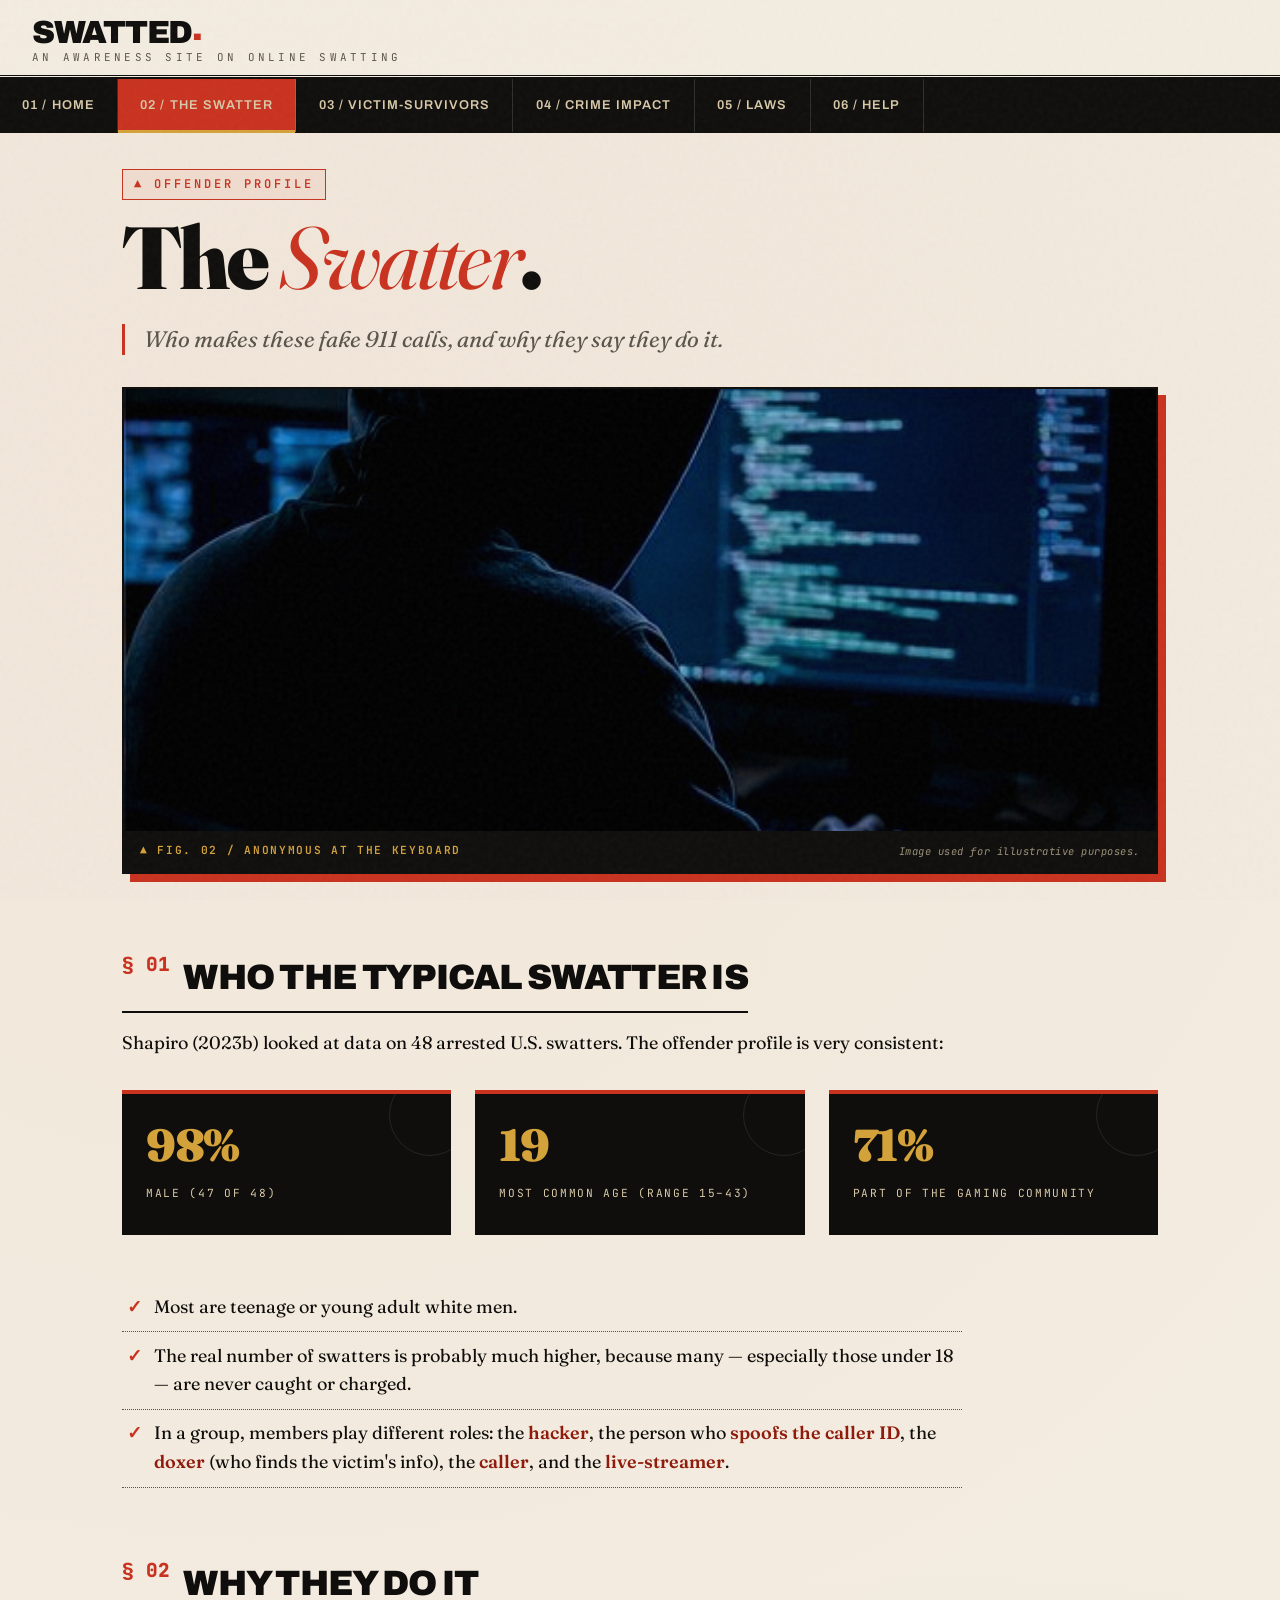
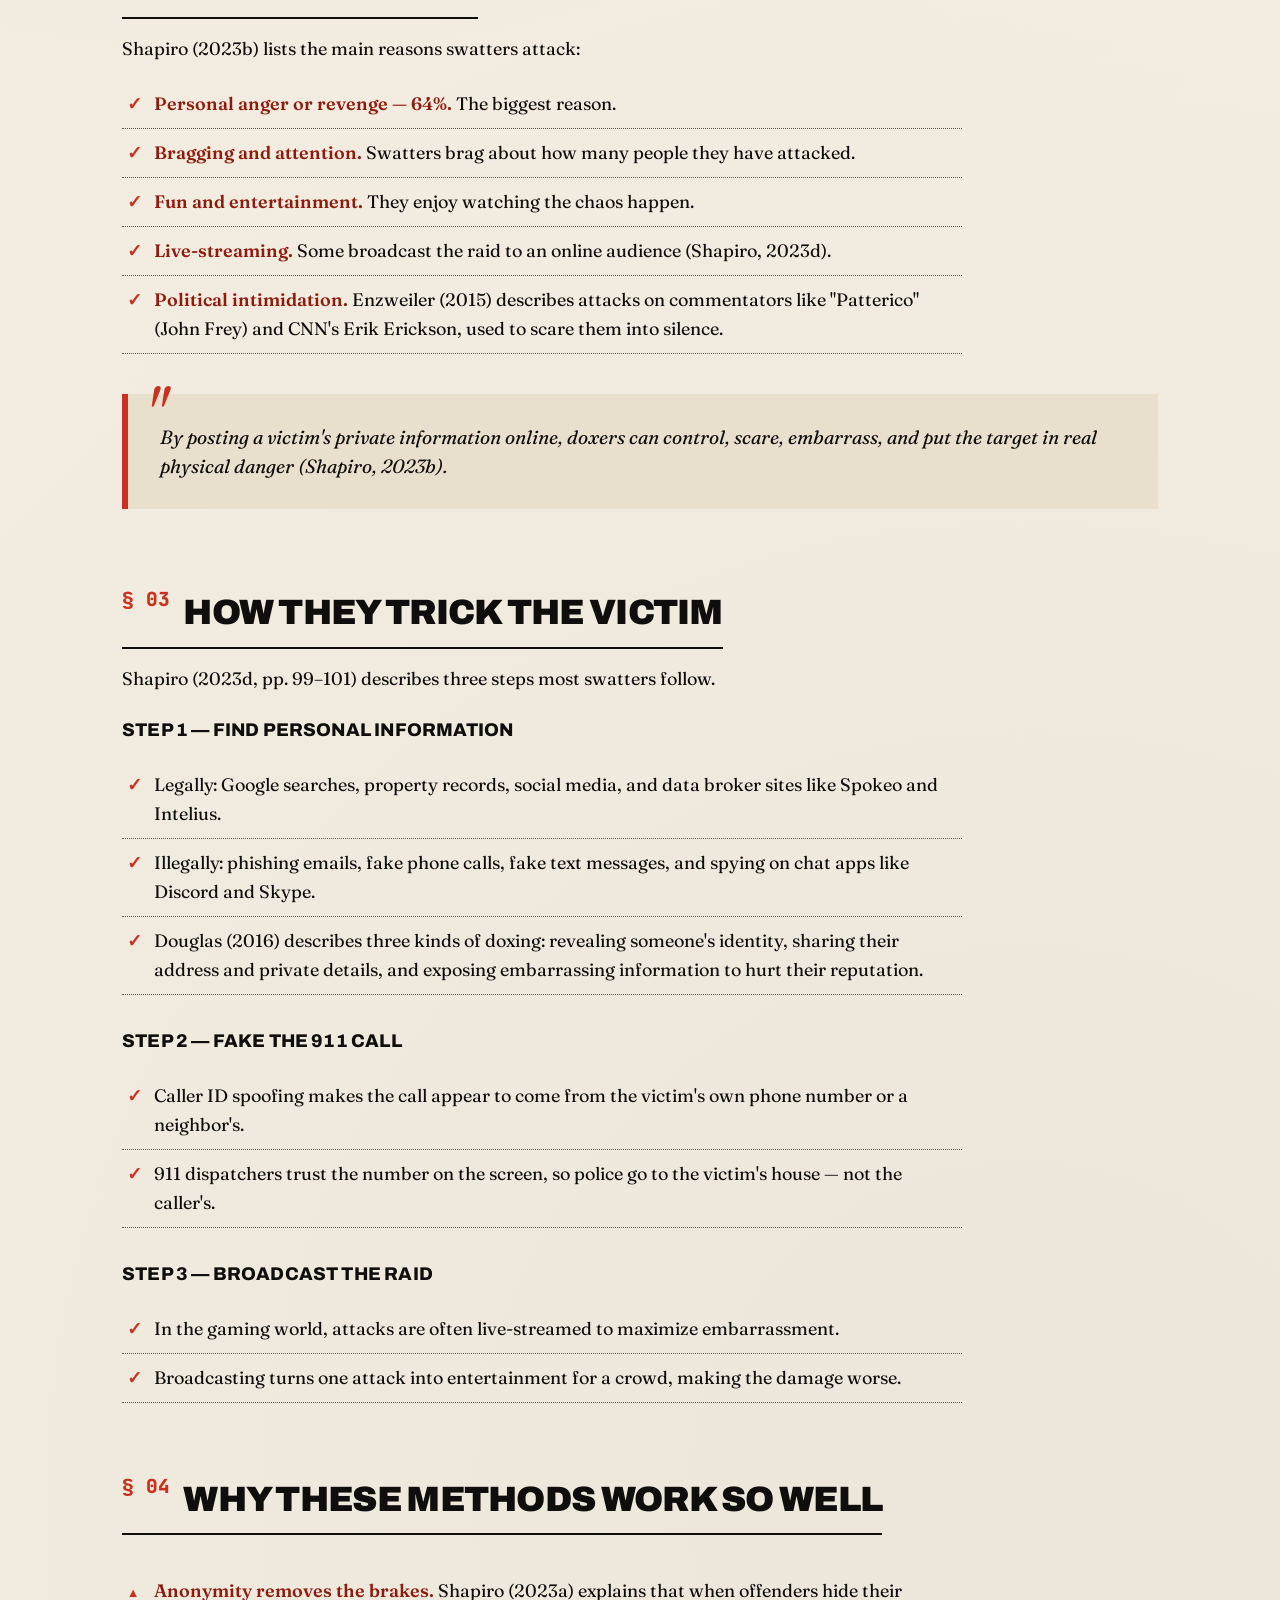
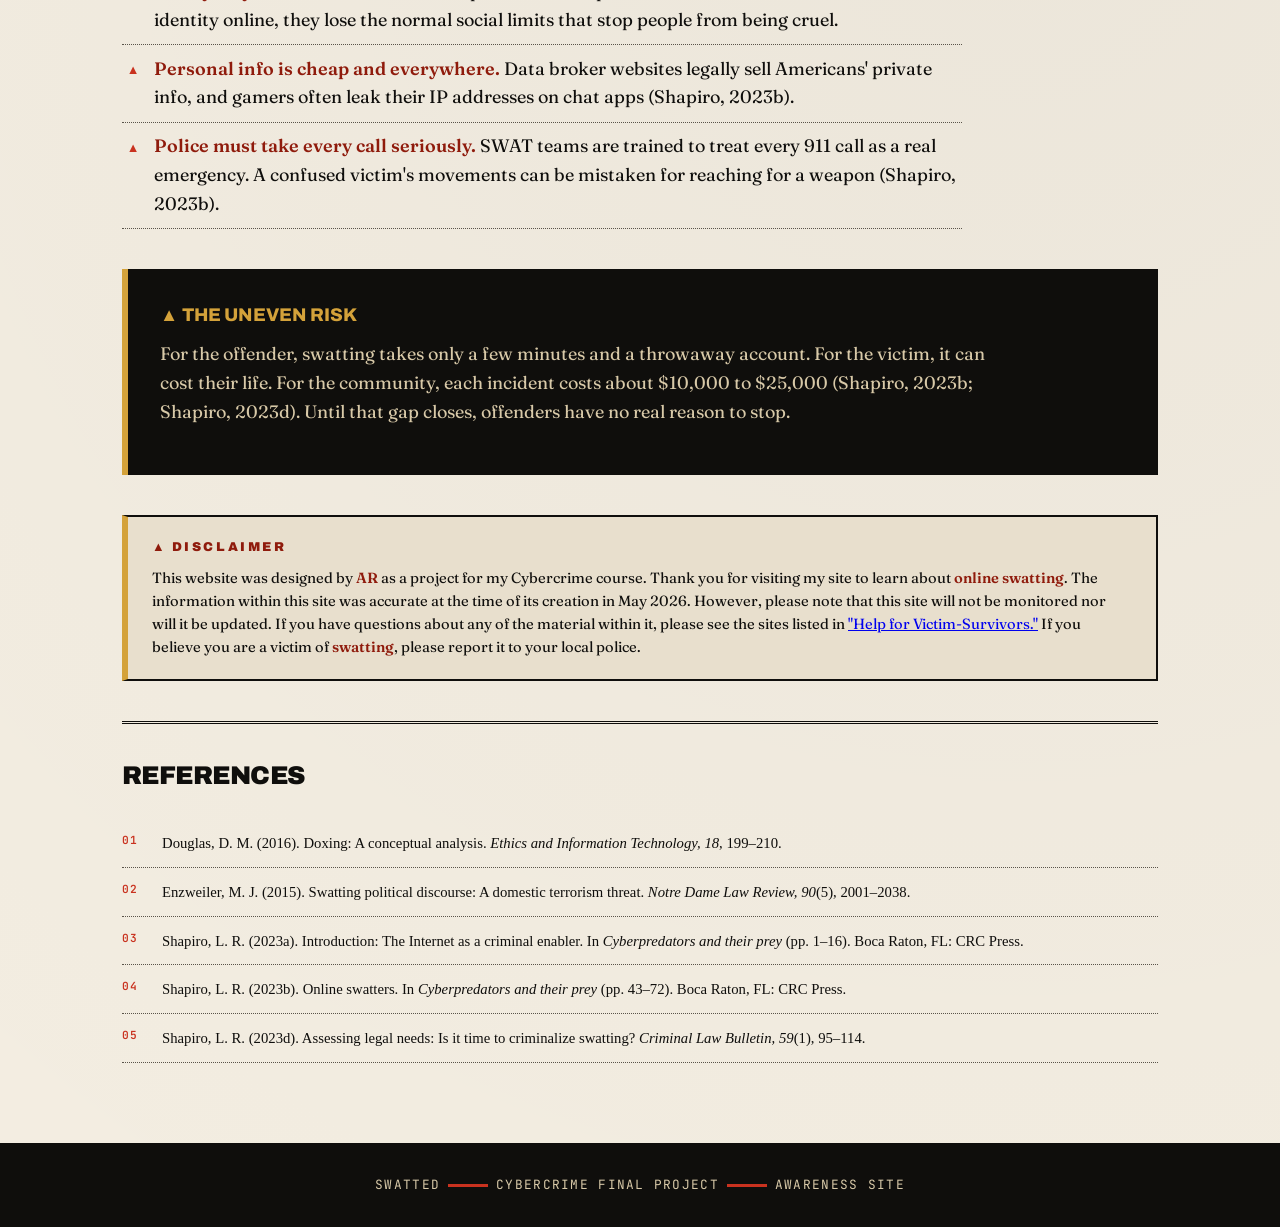
<file: swatter.html>
<!DOCTYPE html>
<html lang="en">
<head>
<meta charset="UTF-8">
<meta name="viewport" content="width=device-width, initial-scale=1.0">
<title>The Swatter — SWATTED</title>
<link rel="stylesheet" href="styles.css">
</head>
<body>

<header class="masthead">
  <div class="masthead-inner">
    <a href="index.html" class="logo">
      SWATTED<span class="dot">.</span>
      <span class="sub">An awareness site on online swatting</span>
    </a>
  </div>
</header>

<nav class="nav">
  <div class="nav-inner">
    <a href="index.html">01 / Home</a>
    <a href="swatter.html" class="active">02 / The Swatter</a>
    <a href="victims.html">03 / Victim-Survivors</a>
    <a href="impact.html">04 / Crime Impact</a>
    <a href="laws.html">05 / Laws</a>
    <a href="help.html">06 / Help</a>
  </div>
</nav>

<main>

<span class="kicker">▲ Offender Profile</span>
<h1>The <em>Swatter</em>.</h1>
<p class="deck">Who makes these fake 911 calls, and why they say they do it.</p>

<figure class="hero">
  <img class="hero-art" src="hero-swatter.png" alt="A hooded figure sitting at a keyboard in a dark room, surrounded by monitors displaying code">
  <figcaption class="hero-caption">
    <span class="tag">▲ FIG. 02 / ANONYMOUS AT THE KEYBOARD</span>
    <span class="note">Image used for illustrative purposes.</span>
  </figcaption>
</figure>

<h2><span class="num">§ 01</span> Who the Typical Swatter Is</h2>

<p>Shapiro (2023b) looked at data on 48 arrested U.S. swatters. The offender profile is very consistent:</p>

<div class="stat-grid">
  <div class="stat">
    <span class="num">98%</span>
    <span class="label">Male (47 of 48)</span>
  </div>
  <div class="stat">
    <span class="num">19</span>
    <span class="label">Most common age (range 15–43)</span>
  </div>
  <div class="stat">
    <span class="num">71%</span>
    <span class="label">Part of the gaming community</span>
  </div>
</div>

<ul class="check">
  <li>Most are teenage or young adult white men.</li>
  <li>The real number of swatters is probably much higher, because many — especially those under 18 — are never caught or charged.</li>
  <li>In a group, members play different roles: the <strong>hacker</strong>, the person who <strong>spoofs the caller ID</strong>, the <strong>doxer</strong> (who finds the victim's info), the <strong>caller</strong>, and the <strong>live-streamer</strong>.</li>
</ul>

<h2><span class="num">§ 02</span> Why They Do It</h2>

<p>Shapiro (2023b) lists the main reasons swatters attack:</p>

<ul class="check">
  <li><strong>Personal anger or revenge — 64%.</strong> The biggest reason.</li>
  <li><strong>Bragging and attention.</strong> Swatters brag about how many people they have attacked.</li>
  <li><strong>Fun and entertainment.</strong> They enjoy watching the chaos happen.</li>
  <li><strong>Live-streaming.</strong> Some broadcast the raid to an online audience (Shapiro, 2023d).</li>
  <li><strong>Political intimidation.</strong> Enzweiler (2015) describes attacks on commentators like "Patterico" (John Frey) and CNN's Erik Erickson, used to scare them into silence.</li>
</ul>

<div class="pull">
  By posting a victim's private information online, doxers can control, scare, embarrass, and put the target in real physical danger (Shapiro, 2023b).
</div>

<h2><span class="num">§ 03</span> How They Trick the Victim</h2>

<p>Shapiro (2023d, pp. 99–101) describes three steps most swatters follow.</p>

<h3>Step 1 — Find Personal Information</h3>
<ul class="check">
  <li>Legally: Google searches, property records, social media, and data broker sites like Spokeo and Intelius.</li>
  <li>Illegally: phishing emails, fake phone calls, fake text messages, and spying on chat apps like Discord and Skype.</li>
  <li>Douglas (2016) describes three kinds of doxing: revealing someone's identity, sharing their address and private details, and exposing embarrassing information to hurt their reputation.</li>
</ul>

<h3>Step 2 — Fake the 911 Call</h3>
<ul class="check">
  <li>Caller ID spoofing makes the call appear to come from the victim's own phone number or a neighbor's.</li>
  <li>911 dispatchers trust the number on the screen, so police go to the victim's house — not the caller's.</li>
</ul>

<h3>Step 3 — Broadcast the Raid</h3>
<ul class="check">
  <li>In the gaming world, attacks are often live-streamed to maximize embarrassment.</li>
  <li>Broadcasting turns one attack into entertainment for a crowd, making the damage worse.</li>
</ul>

<h2><span class="num">§ 04</span> Why These Methods Work So Well</h2>

<ul class="alert">
  <li><strong>Anonymity removes the brakes.</strong> Shapiro (2023a) explains that when offenders hide their identity online, they lose the normal social limits that stop people from being cruel.</li>
  <li><strong>Personal info is cheap and everywhere.</strong> Data broker websites legally sell Americans' private info, and gamers often leak their IP addresses on chat apps (Shapiro, 2023b).</li>
  <li><strong>Police must take every call seriously.</strong> SWAT teams are trained to treat every 911 call as a real emergency. A confused victim's movements can be mistaken for reaching for a weapon (Shapiro, 2023b).</li>
</ul>

<div class="warning">
  <h3>▲ The uneven risk</h3>
  <p>For the offender, swatting takes only a few minutes and a throwaway account. For the victim, it can cost their life. For the community, each incident costs about $10,000 to $25,000 (Shapiro, 2023b; Shapiro, 2023d). Until that gap closes, offenders have no real reason to stop.</p>
</div>

<aside class="disclaimer">
  <h4>▲ Disclaimer</h4>
  <p>This website was designed by <strong>AR</strong> as a project for my Cybercrime course. Thank you for visiting my site to learn about <strong>online swatting</strong>. The information within this site was accurate at the time of its creation in May 2026. However, please note that this site will not be monitored nor will it be updated. If you have questions about any of the material within it, please see the sites listed in <a href="help.html">"Help for Victim-Survivors."</a> If you believe you are a victim of <strong>swatting</strong>, please report it to your local police.</p>
</aside>

<section class="references">
  <h2>References</h2>
  <ol>
    <li>Douglas, D. M. (2016). Doxing: A conceptual analysis. <em>Ethics and Information Technology, 18</em>, 199–210.</li>
    <li>Enzweiler, M. J. (2015). Swatting political discourse: A domestic terrorism threat. <em>Notre Dame Law Review, 90</em>(5), 2001–2038.</li>
    <li>Shapiro, L. R. (2023a). Introduction: The Internet as a criminal enabler. In <em>Cyberpredators and their prey</em> (pp. 1–16). Boca Raton, FL: CRC Press.</li>
    <li>Shapiro, L. R. (2023b). Online swatters. In <em>Cyberpredators and their prey</em> (pp. 43–72). Boca Raton, FL: CRC Press.</li>
    <li>Shapiro, L. R. (2023d). Assessing legal needs: Is it time to criminalize swatting? <em>Criminal Law Bulletin, 59</em>(1), 95–114.</li>
  </ol>
</section>
</main>

<footer>
  SWATTED<span class="bar"></span>CYBERCRIME FINAL PROJECT<span class="bar"></span>AWARENESS SITE
</footer>

</body>
</html>
</file>
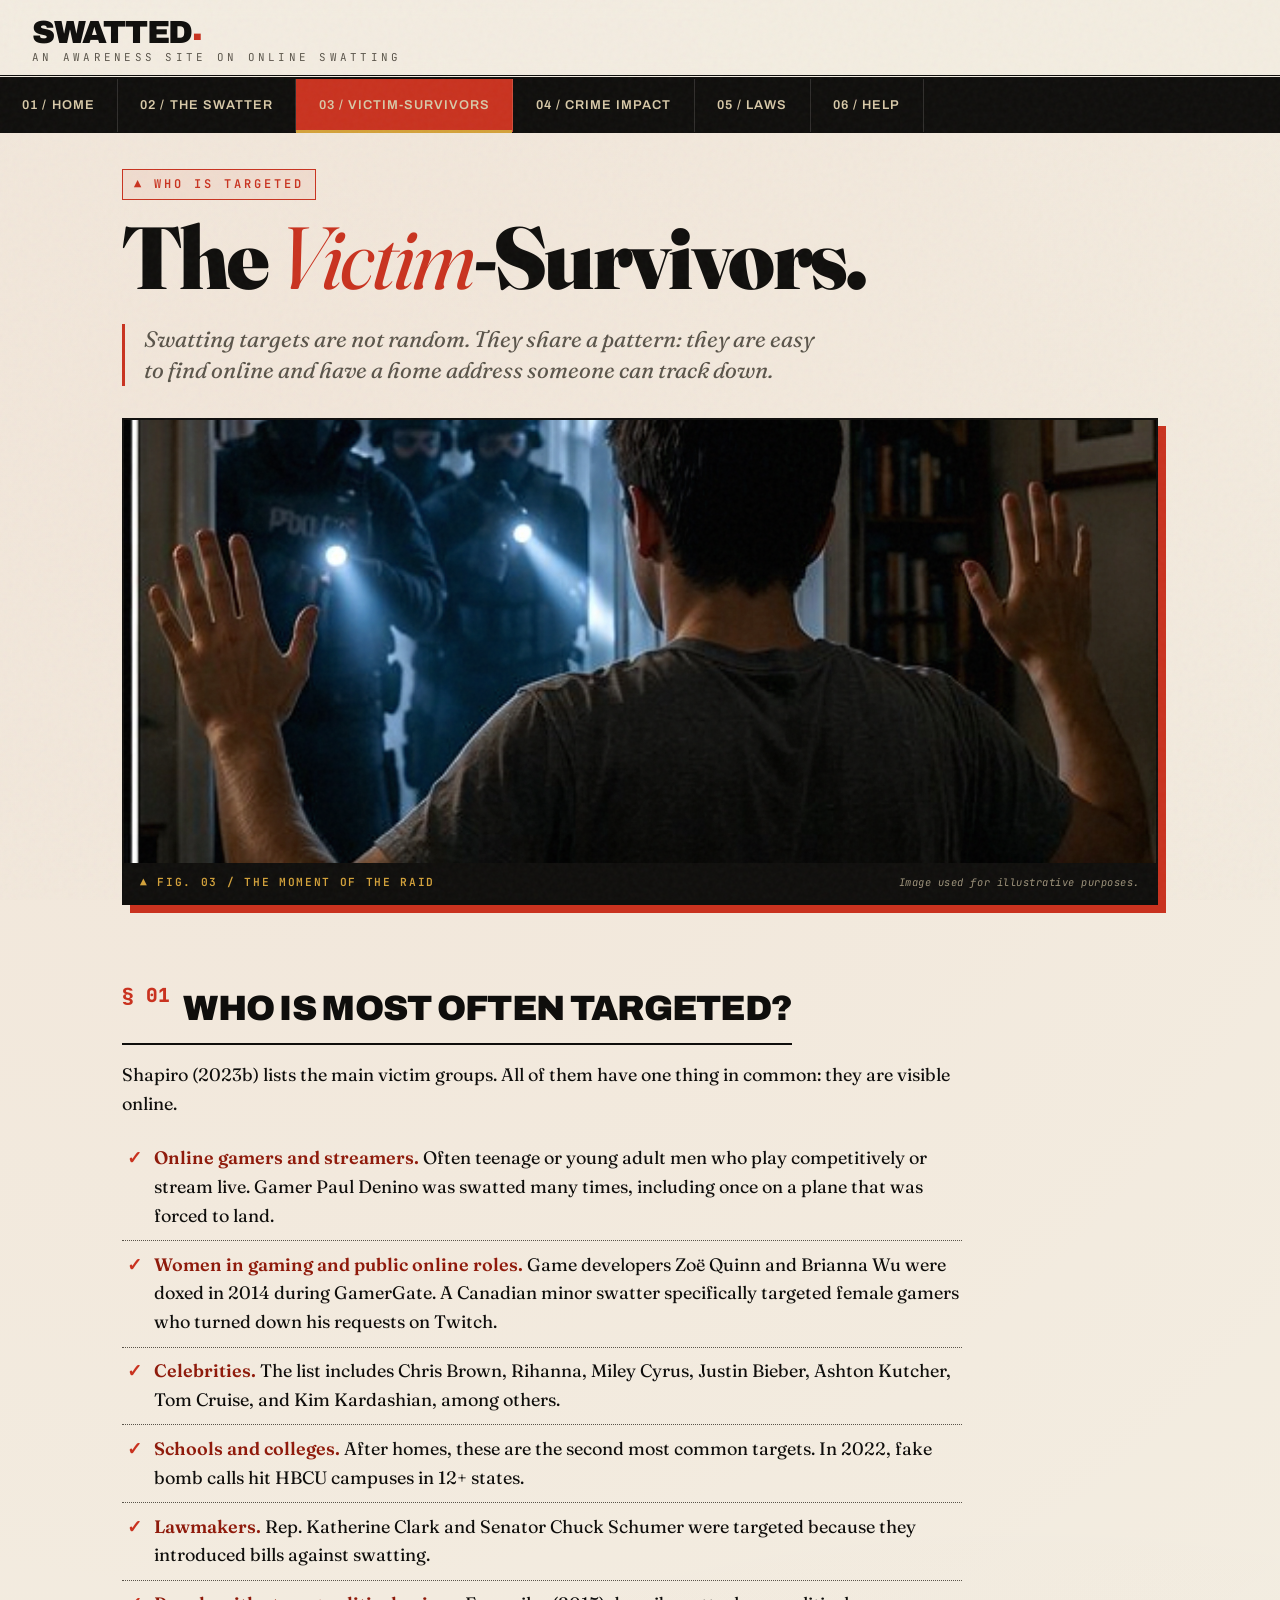
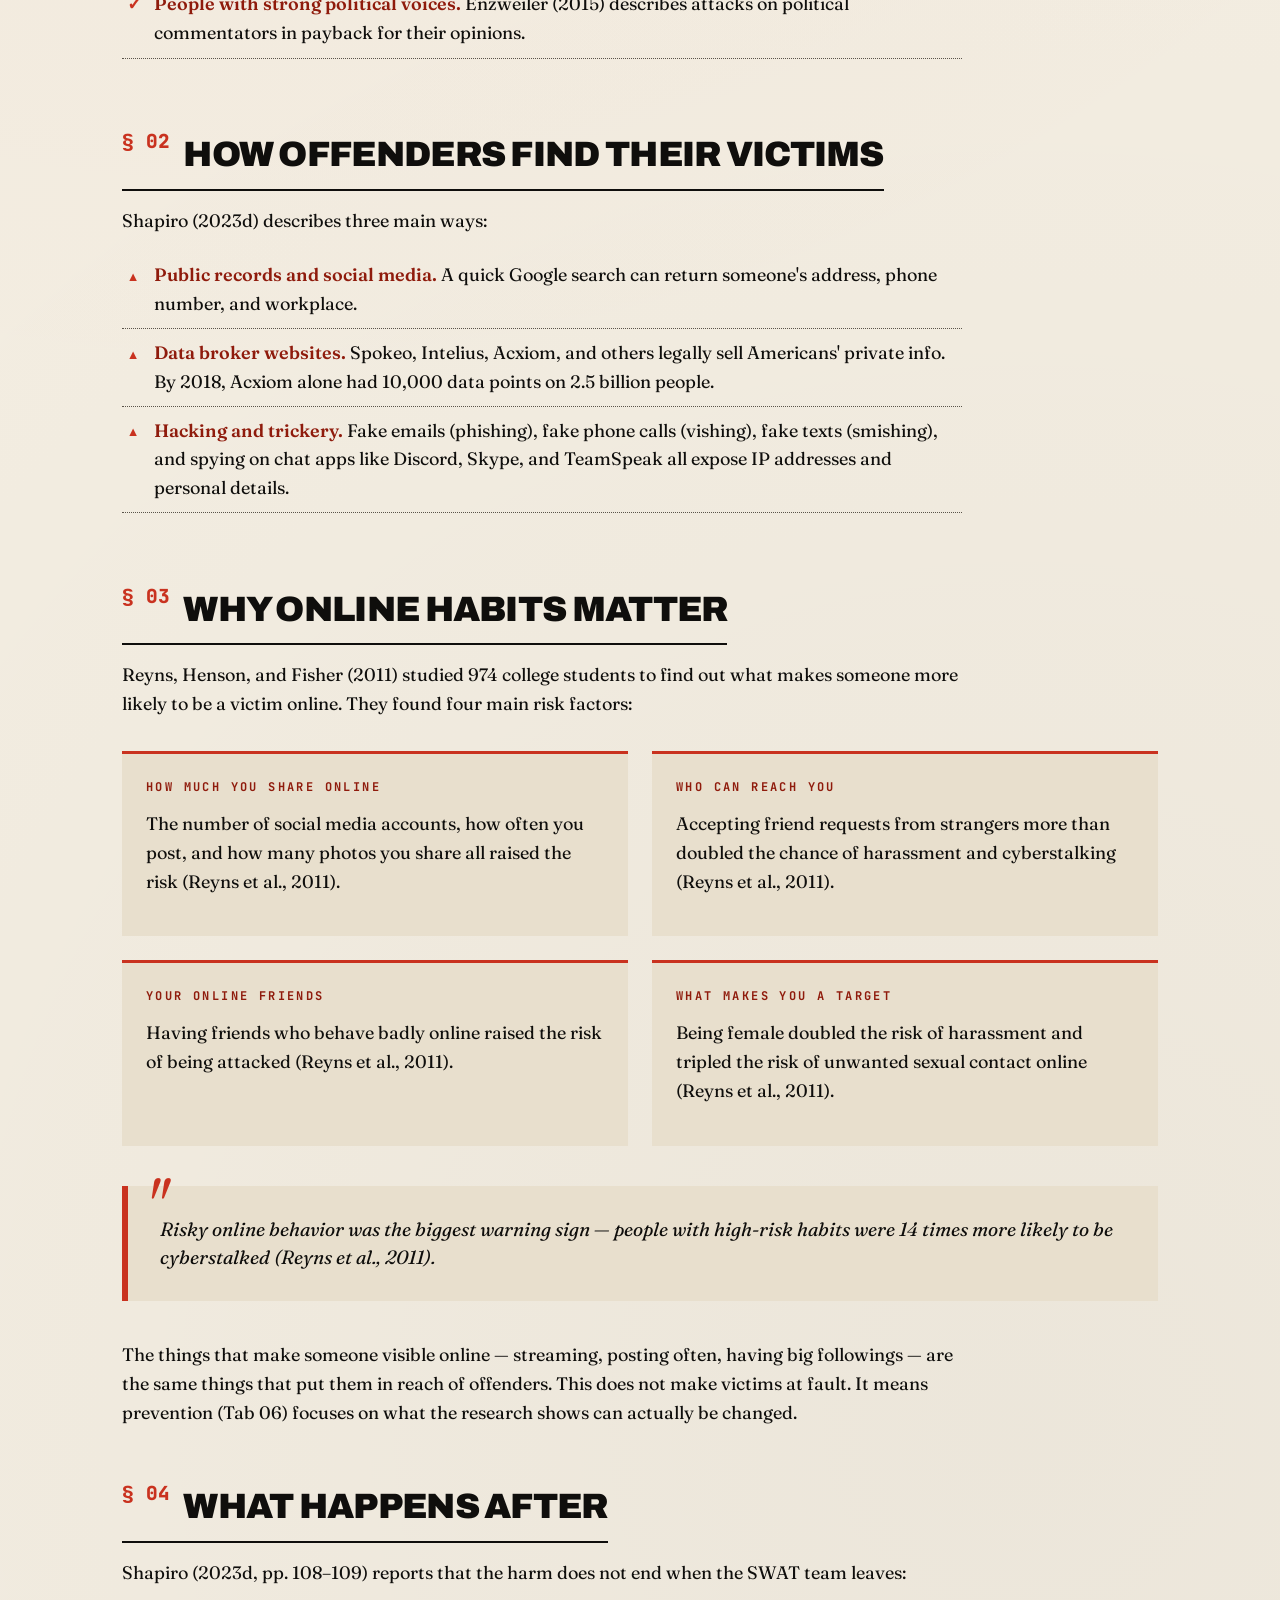
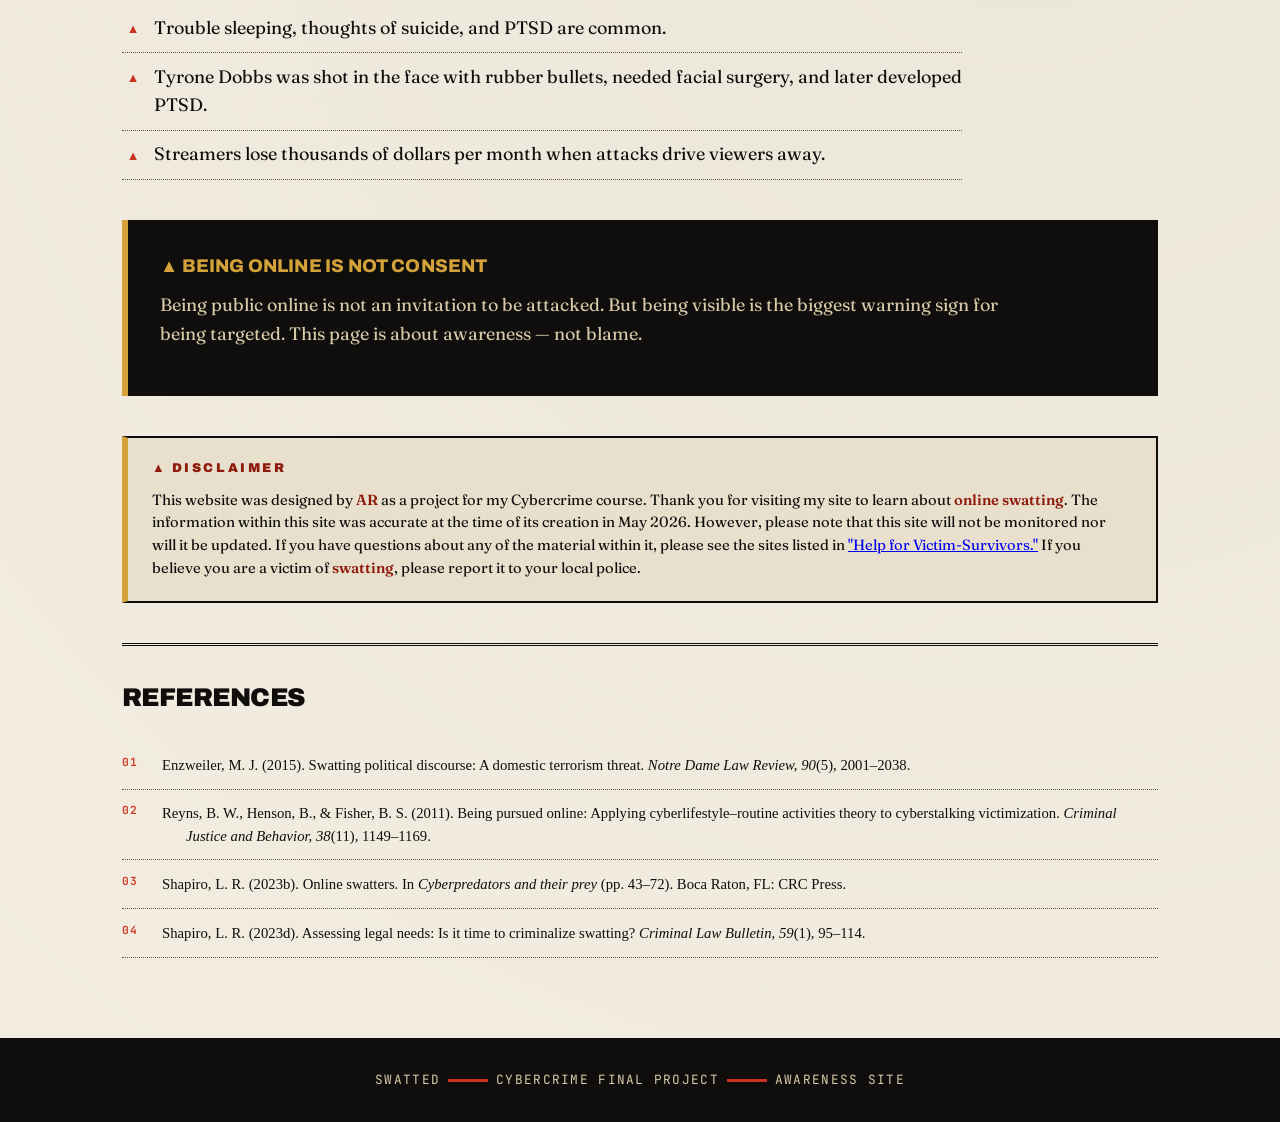
<file: victims.html>
<!DOCTYPE html>
<html lang="en">
<head>
<meta charset="UTF-8">
<meta name="viewport" content="width=device-width, initial-scale=1.0">
<title>Victim-Survivors — SWATTED</title>
<link rel="stylesheet" href="styles.css">
</head>
<body>

<header class="masthead">
  <div class="masthead-inner">
    <a href="index.html" class="logo">
      SWATTED<span class="dot">.</span>
      <span class="sub">An awareness site on online swatting</span>
    </a>
  </div>
</header>

<nav class="nav">
  <div class="nav-inner">
    <a href="index.html">01 / Home</a>
    <a href="swatter.html">02 / The Swatter</a>
    <a href="victims.html" class="active">03 / Victim-Survivors</a>
    <a href="impact.html">04 / Crime Impact</a>
    <a href="laws.html">05 / Laws</a>
    <a href="help.html">06 / Help</a>
  </div>
</nav>

<main>

<span class="kicker">▲ Who Is Targeted</span>
<h1>The <em>Victim</em>-Survivors.</h1>
<p class="deck">Swatting targets are not random. They share a pattern: they are easy to find online and have a home address someone can track down.</p>

<figure class="hero">
  <img class="hero-art" src="hero-victims.png" alt="A person with hands raised, standing in their bedroom, facing armed officers with flashlights at the door">
  <figcaption class="hero-caption">
    <span class="tag">▲ FIG. 03 / THE MOMENT OF THE RAID</span>
    <span class="note">Image used for illustrative purposes.</span>
  </figcaption>
</figure>

<h2><span class="num">§ 01</span> Who Is Most Often Targeted?</h2>

<p>Shapiro (2023b) lists the main victim groups. All of them have one thing in common: they are visible online.</p>

<ul class="check">
  <li><strong>Online gamers and streamers.</strong> Often teenage or young adult men who play competitively or stream live. Gamer Paul Denino was swatted many times, including once on a plane that was forced to land.</li>
  <li><strong>Women in gaming and public online roles.</strong> Game developers Zoë Quinn and Brianna Wu were doxed in 2014 during GamerGate. A Canadian minor swatter specifically targeted female gamers who turned down his requests on Twitch.</li>
  <li><strong>Celebrities.</strong> The list includes Chris Brown, Rihanna, Miley Cyrus, Justin Bieber, Ashton Kutcher, Tom Cruise, and Kim Kardashian, among others.</li>
  <li><strong>Schools and colleges.</strong> After homes, these are the second most common targets. In 2022, fake bomb calls hit HBCU campuses in 12+ states.</li>
  <li><strong>Lawmakers.</strong> Rep. Katherine Clark and Senator Chuck Schumer were targeted because they introduced bills against swatting.</li>
  <li><strong>People with strong political voices.</strong> Enzweiler (2015) describes attacks on political commentators in payback for their opinions.</li>
</ul>

<h2><span class="num">§ 02</span> How Offenders Find Their Victims</h2>

<p>Shapiro (2023d) describes three main ways:</p>

<ul class="alert">
  <li><strong>Public records and social media.</strong> A quick Google search can return someone's address, phone number, and workplace.</li>
  <li><strong>Data broker websites.</strong> Spokeo, Intelius, Acxiom, and others legally sell Americans' private info. By 2018, Acxiom alone had 10,000 data points on 2.5 billion people.</li>
  <li><strong>Hacking and trickery.</strong> Fake emails (phishing), fake phone calls (vishing), fake texts (smishing), and spying on chat apps like Discord, Skype, and TeamSpeak all expose IP addresses and personal details.</li>
</ul>

<h2><span class="num">§ 03</span> Why Online Habits Matter</h2>

<p>Reyns, Henson, and Fisher (2011) studied 974 college students to find out what makes someone more likely to be a victim online. They found four main risk factors:</p>

<div class="element-grid">
  <div>
    <h4>How Much You Share Online</h4>
    <p>The number of social media accounts, how often you post, and how many photos you share all raised the risk (Reyns et al., 2011).</p>
  </div>
  <div>
    <h4>Who Can Reach You</h4>
    <p>Accepting friend requests from strangers more than doubled the chance of harassment and cyberstalking (Reyns et al., 2011).</p>
  </div>
  <div>
    <h4>Your Online Friends</h4>
    <p>Having friends who behave badly online raised the risk of being attacked (Reyns et al., 2011).</p>
  </div>
  <div>
    <h4>What Makes You a Target</h4>
    <p>Being female doubled the risk of harassment and tripled the risk of unwanted sexual contact online (Reyns et al., 2011).</p>
  </div>
</div>

<div class="pull">
  Risky online behavior was the biggest warning sign — people with high-risk habits were 14 times more likely to be cyberstalked (Reyns et al., 2011).
</div>

<p>The things that make someone visible online — streaming, posting often, having big followings — are the same things that put them in reach of offenders. This does not make victims at fault. It means prevention (Tab 06) focuses on what the research shows can actually be changed.</p>

<h2><span class="num">§ 04</span> What Happens After</h2>

<p>Shapiro (2023d, pp. 108–109) reports that the harm does not end when the SWAT team leaves:</p>

<ul class="alert">
  <li>Trouble sleeping, thoughts of suicide, and PTSD are common.</li>
  <li>Tyrone Dobbs was shot in the face with rubber bullets, needed facial surgery, and later developed PTSD.</li>
  <li>Streamers lose thousands of dollars per month when attacks drive viewers away.</li>
</ul>

<div class="warning">
  <h3>▲ Being online is not consent</h3>
  <p>Being public online is not an invitation to be attacked. But being visible is the biggest warning sign for being targeted. This page is about awareness — not blame.</p>
</div>

<aside class="disclaimer">
  <h4>▲ Disclaimer</h4>
  <p>This website was designed by <strong>AR</strong> as a project for my Cybercrime course. Thank you for visiting my site to learn about <strong>online swatting</strong>. The information within this site was accurate at the time of its creation in May 2026. However, please note that this site will not be monitored nor will it be updated. If you have questions about any of the material within it, please see the sites listed in <a href="help.html">"Help for Victim-Survivors."</a> If you believe you are a victim of <strong>swatting</strong>, please report it to your local police.</p>
</aside>

<section class="references">
  <h2>References</h2>
  <ol>
    <li>Enzweiler, M. J. (2015). Swatting political discourse: A domestic terrorism threat. <em>Notre Dame Law Review, 90</em>(5), 2001–2038.</li>
    <li>Reyns, B. W., Henson, B., &amp; Fisher, B. S. (2011). Being pursued online: Applying cyberlifestyle–routine activities theory to cyberstalking victimization. <em>Criminal Justice and Behavior, 38</em>(11), 1149–1169.</li>
    <li>Shapiro, L. R. (2023b). Online swatters. In <em>Cyberpredators and their prey</em> (pp. 43–72). Boca Raton, FL: CRC Press.</li>
    <li>Shapiro, L. R. (2023d). Assessing legal needs: Is it time to criminalize swatting? <em>Criminal Law Bulletin, 59</em>(1), 95–114.</li>
  </ol>
</section>
</main>

<footer>
  SWATTED<span class="bar"></span>CYBERCRIME FINAL PROJECT<span class="bar"></span>AWARENESS SITE
</footer>

</body>
</html>
</file>
<file: styles.css>
/* ============================================================
   SWATTED: An Awareness Site on Online Swatting
   Editorial / investigative aesthetic
   Palette: ink black, alarm red, bone cream, caution amber
   ============================================================ */

@import url('https://fonts.googleapis.com/css2?family=Fraunces:ital,opsz,wght@0,9..144,300;0,9..144,600;0,9..144,900;1,9..144,300;1,9..144,400&family=JetBrains+Mono:wght@400;600&family=Archivo:wght@400;600;800;900&display=swap');

:root {
  --ink: #0f0e0c;
  --bone: #f3ede1;
  --bone-2: #e8dfcd;
  --alarm: #c9321f;
  --alarm-deep: #8f1b0c;
  --amber: #d4a23a;
  --text-on-dark: #d8c9a8;
  --rule: #1a1816;
  --muted: #5a544a;
}

* { box-sizing: border-box; margin: 0; padding: 0; }

html { scroll-behavior: smooth; }

body {
  background: var(--bone);
  color: var(--ink);
  font-family: 'Fraunces', Georgia, serif;
  font-size: 18px;
  line-height: 1.6;
  overflow-x: hidden;
  background-image:
    radial-gradient(circle at 20% 10%, rgba(201, 50, 31, 0.04) 0, transparent 40%),
    radial-gradient(circle at 80% 70%, rgba(15, 14, 12, 0.03) 0, transparent 50%);
}

/* Grain overlay for texture */
body::before {
  content: '';
  position: fixed;
  inset: 0;
  pointer-events: none;
  z-index: 100;
  opacity: 0.04;
  background-image: url("data:image/svg+xml,%3Csvg viewBox='0 0 200 200' xmlns='http://www.w3.org/2000/svg'%3E%3Cfilter id='n'%3E%3CfeTurbulence type='fractalNoise' baseFrequency='0.9' numOctaves='3'/%3E%3C/filter%3E%3Crect width='100%25' height='100%25' filter='url(%23n)'/%3E%3C/svg%3E");
}

/* =========================
   MASTHEAD & NAV
   ========================= */
.masthead {
  border-bottom: 3px double var(--ink);
  padding: 1.2rem 2rem 0.8rem;
  background: var(--bone);
  position: sticky;
  top: 0;
  z-index: 50;
  backdrop-filter: blur(8px);
  background: rgba(243, 237, 225, 0.96);
}

.masthead-inner {
  max-width: 1280px;
  margin: 0 auto;
  display: flex;
  justify-content: space-between;
  align-items: baseline;
  flex-wrap: wrap;
  gap: 1rem;
}

.logo {
  font-family: 'Archivo', sans-serif;
  font-weight: 900;
  font-size: 2rem;
  letter-spacing: -0.04em;
  color: var(--ink);
  text-decoration: none;
  line-height: 0.9;
}

.logo .dot {
  color: var(--alarm);
  display: inline-block;
  transform: translateY(-0.1em);
}

.logo .sub {
  display: block;
  font-family: 'JetBrains Mono', monospace;
  font-weight: 400;
  font-size: 0.68rem;
  letter-spacing: 0.3em;
  text-transform: uppercase;
  color: var(--muted);
  margin-top: 0.3rem;
}

.issue-line {
  font-family: 'JetBrains Mono', monospace;
  font-size: 0.72rem;
  letter-spacing: 0.15em;
  text-transform: uppercase;
  color: var(--muted);
}

.issue-line .red { color: var(--alarm); font-weight: 600; }

.nav {
  border-top: 1px solid var(--ink);
  border-bottom: 1px solid var(--ink);
  background: var(--ink);
}

.nav-inner {
  max-width: 1280px;
  margin: 0 auto;
  display: flex;
  flex-wrap: wrap;
}

.nav a {
  color: var(--text-on-dark);
  text-decoration: none;
  font-family: 'Archivo', sans-serif;
  font-weight: 600;
  text-transform: uppercase;
  letter-spacing: 0.08em;
  font-size: 0.8rem;
  padding: 1rem 1.4rem;
  border-right: 1px solid rgba(243, 237, 225, 0.15);
  transition: background 0.2s, color 0.2s;
  position: relative;
}

.nav a:hover { background: var(--alarm); color: var(--text-on-dark); }

.nav a.active {
  background: var(--alarm);
  color: var(--text-on-dark);
}

.nav a.active::after {
  content: '';
  position: absolute;
  bottom: -1px;
  left: 0;
  right: 0;
  height: 3px;
  background: var(--amber);
}

/* =========================
   MAIN LAYOUT
   ========================= */
main {
  max-width: 1100px;
  margin: 0 auto;
  padding: 2.2rem 2rem 3rem;
}

/* =========================
   DISCLAIMER BOX
   ========================= */
.disclaimer {
  background: var(--bone-2);
  border: 2px solid var(--ink);
  border-left: 6px solid var(--amber);
  padding: 1.3rem 1.5rem;
  margin: 2.5rem 0 1rem;
  font-size: 0.92rem;
  line-height: 1.55;
}

.disclaimer h4 {
  font-family: 'Archivo', sans-serif;
  font-weight: 900;
  font-size: 0.8rem;
  letter-spacing: 0.2em;
  text-transform: uppercase;
  color: var(--alarm-deep);
  margin-bottom: 0.6rem;
}

.disclaimer p { margin-bottom: 0; max-width: 100%; }

.kicker {
  font-family: 'JetBrains Mono', monospace;
  font-size: 0.75rem;
  letter-spacing: 0.25em;
  text-transform: uppercase;
  color: var(--alarm);
  font-weight: 600;
  margin-bottom: 1rem;
  display: inline-block;
  padding: 0.3rem 0.7rem;
  border: 1px solid var(--alarm);
  background: rgba(201, 50, 31, 0.06);
}

h1 {
  font-family: 'Fraunces', serif;
  font-weight: 900;
  font-size: clamp(2.8rem, 7vw, 5.5rem);
  line-height: 0.95;
  letter-spacing: -0.03em;
  margin-bottom: 1.5rem;
  color: var(--ink);
}

h1 em {
  font-style: italic;
  color: var(--alarm);
  font-weight: 400;
}

.deck {
  font-family: 'Fraunces', serif;
  font-size: clamp(1.1rem, 2vw, 1.4rem);
  line-height: 1.4;
  max-width: 50ch;
  color: var(--muted);
  margin-bottom: 2rem;
  border-left: 3px solid var(--alarm);
  padding-left: 1.2rem;
  font-style: italic;
}

h2 {
  font-family: 'Archivo', sans-serif;
  font-weight: 900;
  font-size: clamp(1.6rem, 3vw, 2.2rem);
  letter-spacing: -0.02em;
  text-transform: uppercase;
  margin: 2.2rem 0 1rem;
  padding-bottom: 0.4rem;
  border-bottom: 2px solid var(--ink);
  display: inline-block;
}

h2 .num {
  color: var(--alarm);
  font-family: 'JetBrains Mono', monospace;
  font-size: 0.55em;
  vertical-align: top;
  margin-right: 0.5rem;
  letter-spacing: 0;
}

h3 {
  font-family: 'Archivo', sans-serif;
  font-weight: 800;
  font-size: 1.15rem;
  margin: 1.4rem 0 0.6rem;
  color: var(--ink);
  text-transform: uppercase;
  letter-spacing: 0.01em;
}

p {
  margin-bottom: 1rem;
  max-width: 70ch;
}

main p + p { text-indent: 0; }

strong { color: var(--alarm-deep); font-weight: 600; }

/* =========================
   STAT BLOCKS
   ========================= */
.stat-grid {
  display: grid;
  grid-template-columns: repeat(auto-fit, minmax(220px, 1fr));
  gap: 1.5rem;
  margin: 2rem 0 3rem;
}

.stat {
  background: var(--ink);
  color: var(--text-on-dark);
  padding: 1.8rem 1.5rem;
  border-top: 4px solid var(--alarm);
  position: relative;
  overflow: hidden;
}

.stat::before {
  content: '';
  position: absolute;
  top: -20px;
  right: -20px;
  width: 80px;
  height: 80px;
  border: 1px solid rgba(243, 237, 225, 0.1);
  border-radius: 50%;
}

.stat .num {
  font-family: 'Fraunces', serif;
  font-weight: 900;
  font-size: 2.8rem;
  line-height: 1;
  color: var(--amber);
  display: block;
  margin-bottom: 0.6rem;
  letter-spacing: -0.03em;
}

.stat .label {
  font-family: 'JetBrains Mono', monospace;
  font-size: 0.7rem;
  letter-spacing: 0.15em;
  text-transform: uppercase;
  color: var(--text-on-dark);
  line-height: 1.4;
}

/* Variant: natural-case stat labels (used on Crime Impact tab) */
.stat-grid.natural-case .stat .label {
  text-transform: none;
  letter-spacing: 0.04em;
  font-size: 0.78rem;
}

/* =========================
   PULL QUOTE / WARNING BOX
   ========================= */
.pull {
  background: var(--bone-2);
  border-left: 6px solid var(--alarm);
  padding: 1.8rem 2rem;
  margin: 2.5rem 0;
  font-family: 'Fraunces', serif;
  font-style: italic;
  font-size: 1.2rem;
  line-height: 1.5;
  position: relative;
}

.pull::before {
  content: '"';
  position: absolute;
  top: -0.8rem;
  left: 1rem;
  font-size: 4rem;
  color: var(--alarm);
  font-family: 'Fraunces', serif;
  line-height: 1;
}

.warning {
  background: var(--ink);
  color: var(--text-on-dark);
  padding: 2rem;
  margin: 2.5rem 0;
  border-left: 6px solid var(--amber);
}

.warning h3 {
  color: var(--amber);
  margin-top: 0;
}

/* =========================
   HERO IMAGES
   ========================= */
.hero {
  position: relative;
  margin: 1.5rem 0 2.5rem;
  overflow: hidden;
  border: 2px solid var(--ink);
  box-shadow: 8px 8px 0 var(--alarm);
}

.hero-art {
  width: 100%;
  height: auto;
  display: block;
  aspect-ratio: 21 / 9;
  object-fit: cover;
  filter: contrast(1.05) saturate(0.95);
}

.hero-caption {
  background: var(--ink);
  color: var(--text-on-dark);
  padding: 0.7rem 1rem;
  font-family: 'JetBrains Mono', monospace;
  font-size: 0.7rem;
  letter-spacing: 0.15em;
  text-transform: uppercase;
  display: flex;
  justify-content: space-between;
  align-items: center;
  gap: 1rem;
}

.hero-caption .tag {
  color: var(--amber);
  font-weight: 600;
}

.hero-caption .note {
  color: var(--text-on-dark);
  font-style: italic;
  text-transform: none;
  letter-spacing: 0.05em;
  font-size: 0.65rem;
  opacity: 0.7;
}

@media (max-width: 640px) {
  .hero { box-shadow: 4px 4px 0 var(--alarm); }
  .hero-art { aspect-ratio: 4 / 3; }
  .hero-caption { flex-direction: column; align-items: flex-start; gap: 0.3rem; }
}

/* =========================
   LISTS
   ========================= */
ul.check, ul.alert {
  list-style: none;
  margin: 1rem 0 2rem;
  max-width: 70ch;
}

ul.check li, ul.alert li {
  padding: 0.6rem 0 0.6rem 2rem;
  position: relative;
  border-bottom: 1px dotted var(--muted);
}

ul.check li::before {
  content: '✓';
  position: absolute;
  left: 0.3rem;
  color: var(--alarm);
  font-weight: 900;
  font-size: 1.1rem;
}

ul.alert li::before {
  content: '▲';
  position: absolute;
  left: 0.3rem;
  color: var(--alarm);
  font-size: 0.8rem;
  top: 0.9rem;
}

/* =========================
   LAW CARDS
   ========================= */
.law-card {
  background: var(--bone-2);
  border: 1px solid var(--ink);
  padding: 1.5rem;
  margin: 1rem 0;
  position: relative;
}

.law-card .code {
  font-family: 'JetBrains Mono', monospace;
  font-size: 0.85rem;
  color: var(--alarm-deep);
  font-weight: 600;
  letter-spacing: 0.05em;
  display: block;
  margin-bottom: 0.3rem;
}

.law-card .name {
  font-family: 'Archivo', sans-serif;
  font-weight: 800;
  font-size: 1.1rem;
  text-transform: uppercase;
  margin-bottom: 0.6rem;
}

.law-card .penalty {
  display: inline-block;
  background: var(--ink);
  color: var(--amber);
  font-family: 'JetBrains Mono', monospace;
  font-size: 0.75rem;
  padding: 0.2rem 0.6rem;
  margin-top: 0.6rem;
  letter-spacing: 0.1em;
  text-transform: uppercase;
}

.law-card .fine {
  display: inline-block;
  background: var(--alarm-deep);
  color: var(--text-on-dark);
  font-family: 'JetBrains Mono', monospace;
  font-size: 0.75rem;
  padding: 0.2rem 0.6rem;
  margin-top: 0.6rem;
  margin-left: 0.4rem;
  letter-spacing: 0.1em;
  text-transform: uppercase;
}

/* =========================
   MENS REA / ACTUS REUS TABLE
   ========================= */
.element-grid {
  display: grid;
  grid-template-columns: 1fr 1fr;
  gap: 1.5rem;
  margin: 2rem 0;
}

.element-grid > div {
  background: var(--bone-2);
  padding: 1.5rem;
  border-top: 3px solid var(--alarm);
}

.element-grid h4 {
  font-family: 'JetBrains Mono', monospace;
  font-size: 0.75rem;
  letter-spacing: 0.2em;
  text-transform: uppercase;
  color: var(--alarm-deep);
  margin-bottom: 0.8rem;
}

@media (max-width: 640px) {
  .element-grid { grid-template-columns: 1fr; }
}

/* =========================
   CITATION & REFERENCES
   ========================= */
.citation {
  font-size: 0.92em;
  color: var(--muted);
}

.references {
  margin-top: 2.5rem;
  padding: 2rem 0 0;
  border-top: 3px double var(--ink);
}

.references h2 {
  border: none;
  font-size: 1.6rem;
  margin-top: 0;
}

.references ol {
  list-style: none;
  counter-reset: ref;
  padding-left: 0;
}

.references li {
  counter-increment: ref;
  padding: 0.8rem 0 0.8rem 2.5rem;
  position: relative;
  font-family: Georgia, 'Times New Roman', serif;
  font-size: 0.92rem;
  line-height: 1.5;
  color: var(--ink);
  font-weight: 400;
  border-bottom: 1px dotted var(--muted);
  text-indent: -1.5rem;
  padding-left: 4rem;
}

.references li::before {
  content: counter(ref, decimal-leading-zero);
  position: absolute;
  left: 0;
  top: 0.8rem;
  font-family: 'JetBrains Mono', monospace;
  font-size: 0.7rem;
  color: var(--alarm);
  font-weight: 600;
  letter-spacing: 0.1em;
  text-indent: 0;
}

.references em { font-style: italic; font-weight: 400; font-family: Georgia, 'Times New Roman', serif; }

/* =========================
   HOME PAGE SPECIAL BITS
   ========================= */
.hero-home {
  display: grid;
  grid-template-columns: 1.3fr 1fr;
  gap: 3rem;
  align-items: end;
  margin-bottom: 4rem;
  padding-bottom: 3rem;
  border-bottom: 1px solid var(--ink);
}

@media (max-width: 880px) {
  .hero-home { grid-template-columns: 1fr; }
}

.byline {
  font-family: 'JetBrains Mono', monospace;
  font-size: 0.75rem;
  letter-spacing: 0.15em;
  text-transform: uppercase;
  color: var(--muted);
  margin-bottom: 0.8rem;
}

.tab-intro {
  display: grid;
  grid-template-columns: repeat(auto-fit, minmax(260px, 1fr));
  gap: 1.5rem;
  margin: 3rem 0;
}

.tab-intro a {
  text-decoration: none;
  color: var(--ink);
  background: var(--bone-2);
  padding: 1.5rem;
  border-left: 4px solid var(--alarm);
  transition: transform 0.2s, background 0.2s;
  display: block;
}

.tab-intro a:hover {
  transform: translateX(4px);
  background: var(--ink);
  color: var(--text-on-dark);
}

.tab-intro a:hover .tab-num { color: var(--amber); }

.tab-intro .tab-num {
  font-family: 'JetBrains Mono', monospace;
  font-size: 0.8rem;
  color: var(--alarm);
  display: block;
  margin-bottom: 0.4rem;
  letter-spacing: 0.15em;
}

.tab-intro .tab-title {
  font-family: 'Archivo', sans-serif;
  font-weight: 800;
  font-size: 1.2rem;
  text-transform: uppercase;
  margin-bottom: 0.4rem;
}

.tab-intro .tab-desc {
  font-size: 0.9rem;
  color: var(--muted);
}

.tab-intro a:hover .tab-desc { color: var(--text-on-dark); }

/* =========================
   FOOTER
   ========================= */
footer {
  background: var(--ink);
  color: var(--text-on-dark);
  padding: 2rem;
  margin-top: 2rem;
  font-family: 'JetBrains Mono', monospace;
  font-size: 0.8rem;
  text-align: center;
  letter-spacing: 0.1em;
}

footer .bar {
  display: inline-block;
  width: 40px;
  height: 3px;
  background: var(--alarm);
  margin: 0 0.5rem;
  vertical-align: middle;
}

/* =========================
   INLINE CITATIONS
   ========================= */
cite {
  font-style: normal;
  font-size: 0.9em;
  color: var(--muted);
}

/* =========================
   TIMELINE
   ========================= */
.timeline {
  margin: 2rem 0;
  border-left: 3px solid var(--ink);
  padding-left: 2rem;
}

.timeline-item {
  margin-bottom: 1.5rem;
  position: relative;
}

.timeline-item::before {
  content: '';
  position: absolute;
  left: -2.6rem;
  top: 0.3rem;
  width: 14px;
  height: 14px;
  background: var(--alarm);
  border: 3px solid var(--bone);
  border-radius: 50%;
}

.timeline-item .year {
  font-family: 'JetBrains Mono', monospace;
  font-weight: 600;
  color: var(--alarm);
  font-size: 0.9rem;
  letter-spacing: 0.1em;
}

.timeline-item .event {
  font-size: 1rem;
  color: var(--ink);
  margin-top: 0.3rem;
}

/* =========================
   ANIMATIONS
   ========================= */
@keyframes fadeUp {
  from { opacity: 0; transform: translateY(15px); }
  to { opacity: 1; transform: translateY(0); }
}

main > * { animation: fadeUp 0.6s ease-out backwards; }
main > *:nth-child(2) { animation-delay: 0.1s; }
main > *:nth-child(3) { animation-delay: 0.2s; }
main > *:nth-child(4) { animation-delay: 0.3s; }

@keyframes pulse {
  0%, 100% { opacity: 1; }
  50% { opacity: 0.5; }
}

.blink { animation: pulse 1.5s infinite; }

/* Responsive tweaks */
@media (max-width: 640px) {
  .masthead { padding: 1rem; }
  .logo { font-size: 1.5rem; }
  .nav a { padding: 0.8rem 1rem; font-size: 0.7rem; }
  main { padding: 2rem 1.2rem 3rem; }
}
</file>
